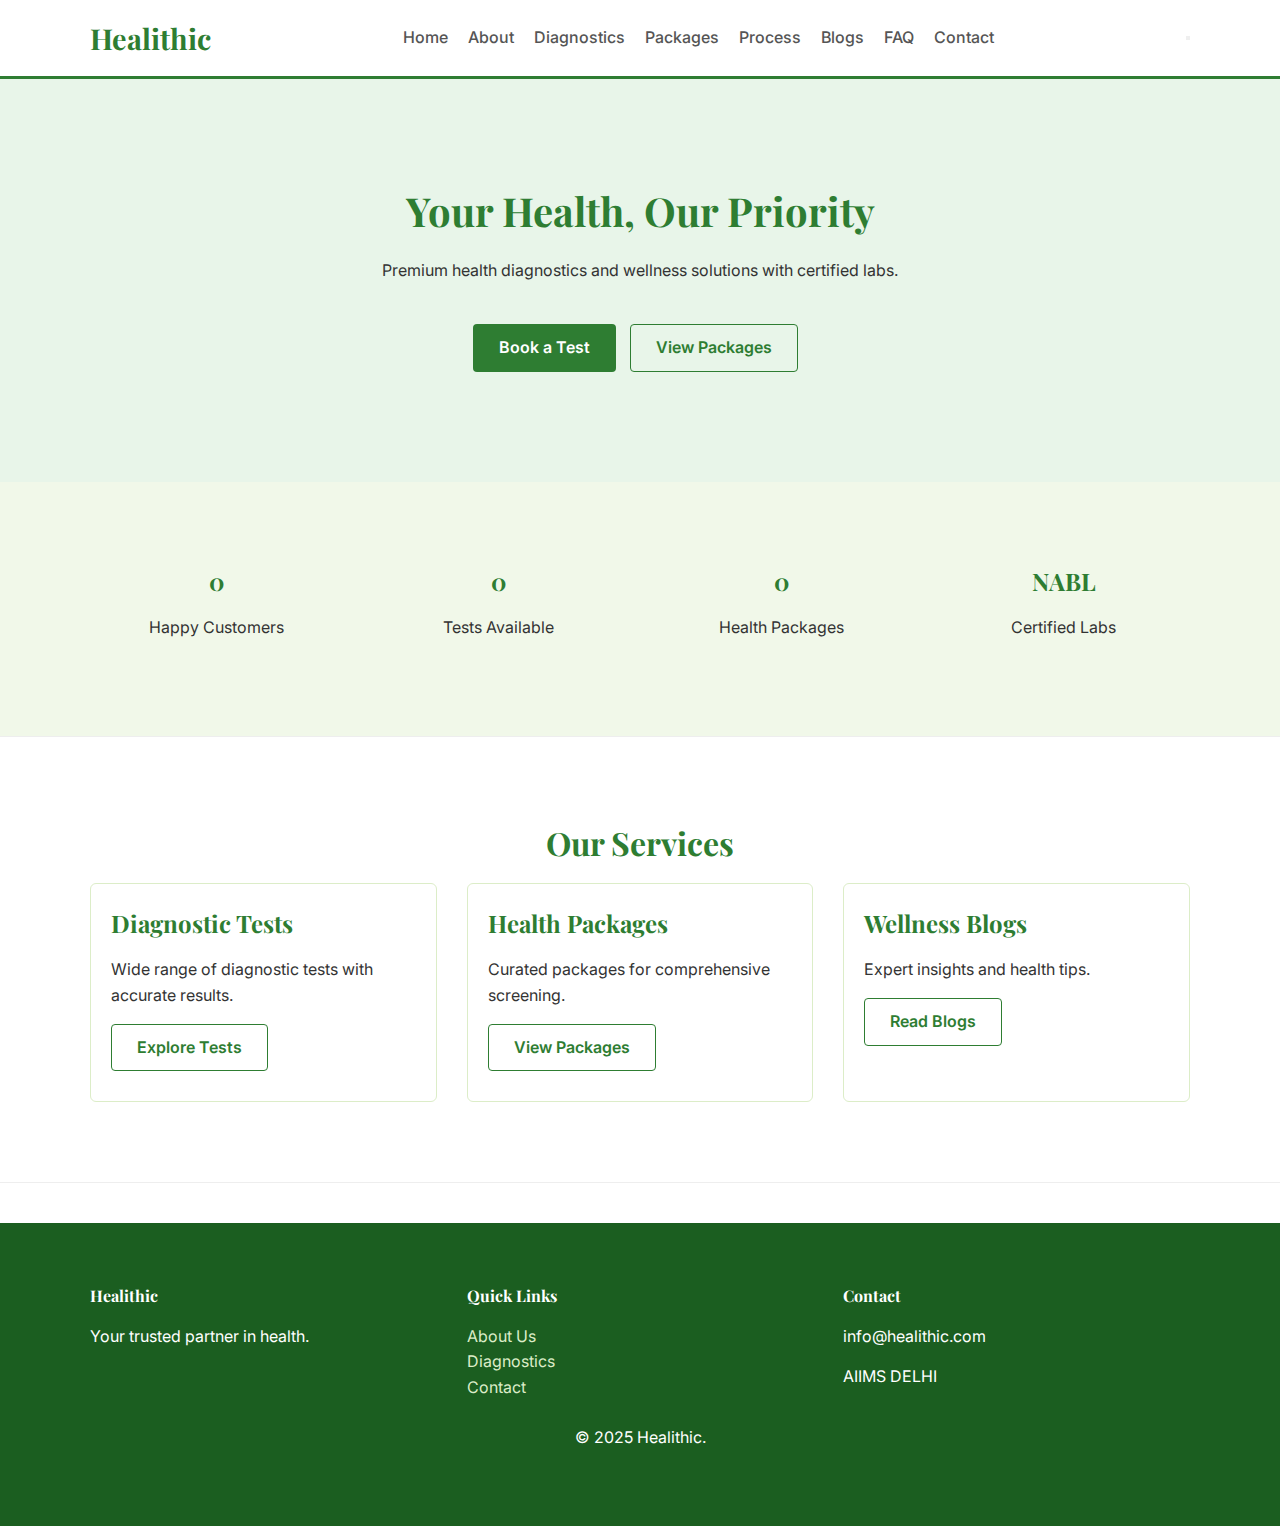
<file: INDEX.HTML>
<!DOCTYPE html>
<html lang="en">
<head>
    <meta charset="UTF-8">
    <meta name="viewport" content="width=device-width, initial-scale=1.0">
    <title>Healithic - Home</title>
    <link href="https://fonts.googleapis.com/css2?family=Playfair+Display:wght@600&family=Inter:wght@400;600&display=swap" rel="stylesheet">
    <link rel="stylesheet" href="style.css">
</head>
<body>

    <!-- Navigation -->
    <nav class="navbar">
        <div class="nav-container">
            <a href="index.html" class="logo">Healithic</a>
            <ul class="nav-menu">
                <li><a href="index.html" class="nav-link active">Home</a></li>
                <li><a href="about.html" class="nav-link">About</a></li>
                <li><a href="diagnostics.html" class="nav-link">Diagnostics</a></li>
                <li><a href="packages.html" class="nav-link">Packages</a></li>
                <li><a href="how-it-works.html" class="nav-link">Process</a></li>
                <li><a href="blogs.html" class="nav-link">Blogs</a></li>
                <li><a href="faq.html" class="nav-link">FAQ</a></li>
                <li><a href="contact.html" class="nav-link">Contact</a></li>
            </ul>
        </div>
    </nav>

    <!-- Hero Section -->
    <header class="hero">
        <div class="container">
            <h1 class="fade-in-up">Your Health, Our Priority</h1>
            <p class="fade-in-up">Premium health diagnostics and wellness solutions with certified labs.</p>
            <br>
            <a href="diagnostics.html" class="btn btn-primary fade-in-up">Book a Test</a>
            <a href="packages.html" class="btn btn-outline fade-in-up">View Packages</a>
        </div>
    </header>

    <!-- Stats / Trust -->
    <section class="section bg-light">
        <div class="container">
            <div class="grid grid-4 text-center">
                <div class="stat-item">
                    <h3 class="counter" data-target="10000" data-suffix="+">0</h3>
                    <p>Happy Customers</p>
                </div>
                <div class="stat-item">
                    <h3 class="counter" data-target="500" data-suffix="+">0</h3>
                    <p>Tests Available</p>
                </div>
                <div class="stat-item">
                    <h3 class="counter" data-target="50" data-suffix="+">0</h3>
                    <p>Health Packages</p>
                </div>
                <div class="stat-item">
                    <h3>NABL</h3>
                    <p>Certified Labs</p>
                </div>
            </div>
        </div>
    </section>

    <!-- Services -->
    <section class="section">
        <div class="container">
            <h2 class="text-center">Our Services</h2>
            <div class="grid grid-3">
                <div class="card fade-in">
                    <h3>Diagnostic Tests</h3>
                    <p>Wide range of diagnostic tests with accurate results.</p>
                    <a href="diagnostics.html" class="btn btn-outline">Explore Tests</a>
                </div>
                <div class="card fade-in">
                    <h3>Health Packages</h3>
                    <p>Curated packages for comprehensive screening.</p>
                    <a href="packages.html" class="btn btn-outline">View Packages</a>
                </div>
                <div class="card fade-in">
                    <h3>Wellness Blogs</h3>
                    <p>Expert insights and health tips.</p>
                    <a href="blogs.html" class="btn btn-outline">Read Blogs</a>
                </div>
            </div>
        </div>
    </section>

    <!-- Footer -->
    <footer class="footer">
        <div class="container">
            <div class="grid grid-3">
                <div>
                    <h4>Healithic</h4>
                    <p>Your trusted partner in health.</p>
                </div>
                <div>
                    <h4>Quick Links</h4>
                    <ul>
                        <li><a href="about.html">About Us</a></li>
                        <li><a href="diagnostics.html">Diagnostics</a></li>
                        <li><a href="contact.html">Contact</a></li>
                    </ul>
                </div>
                <div>
                    <h4>Contact</h4>
                    <p>info@healithic.com</p>
                    <p>AIIMS DELHI</p>
                </div>
            </div>
            <p class="text-center" style="margin-top: 20px;">&copy; 2025 Healithic.</p>
        </div>
    </footer>

    <script src="script.js"></script>
</body>
</html>
</file>
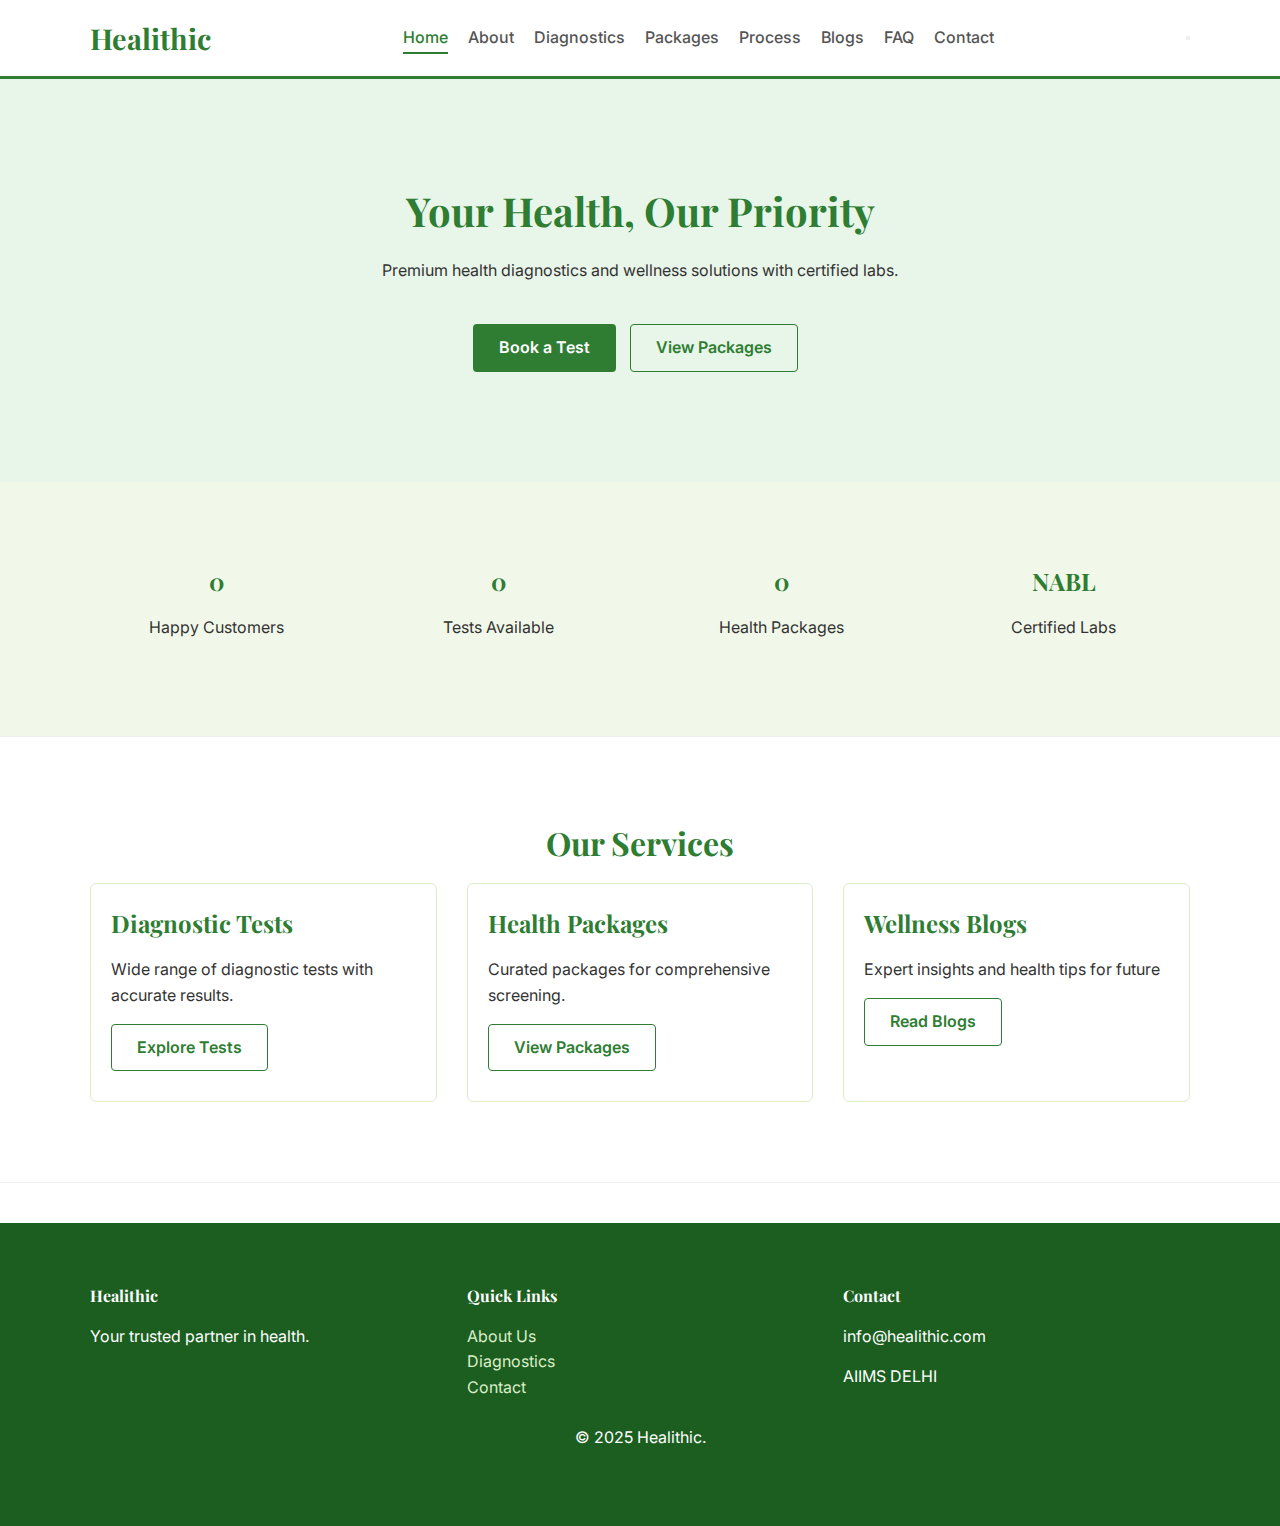
<file: index.html>
<!DOCTYPE html>
<html lang="en">
<head>
    <meta charset="UTF-8">
    <meta name="viewport" content="width=device-width, initial-scale=1.0">
    <title>Healithic - Home</title>
    <link href="https://fonts.googleapis.com/css2?family=Playfair+Display:wght@600&family=Inter:wght@400;600&display=swap" rel="stylesheet">
    <link rel="stylesheet" href="style.css">
</head>
<body>

    <!-- Navigation -->
    <nav class="navbar">
        <div class="nav-container">
            <a href="index.html" class="logo">Healithic</a>
            <ul class="nav-menu">
                <li><a href="index.html" class="nav-link active">Home</a></li>
                <li><a href="about.html" class="nav-link">About</a></li>
                <li><a href="diagnostics.html" class="nav-link">Diagnostics</a></li>
                <li><a href="packages.html" class="nav-link">Packages</a></li>
                <li><a href="how-it-works.html" class="nav-link">Process</a></li>
                <li><a href="blogs.html" class="nav-link">Blogs</a></li>
                <li><a href="faq.html" class="nav-link">FAQ</a></li>
                <li><a href="contact.html" class="nav-link">Contact</a></li>
            </ul>
        </div>
    </nav>

    <!-- Hero Section -->
    <header class="hero">
        <div class="container">
            <h1 class="fade-in-up">Your Health, Our Priority</h1>
            <p class="fade-in-up">Premium health diagnostics and wellness solutions with certified labs.</p>
            <br>
            <a href="diagnostics.html" class="btn btn-primary fade-in-up">Book a Test</a>
            <a href="packages.html" class="btn btn-outline fade-in-up">View Packages</a>
        </div>
    </header>

    <!-- Stats / Trust -->
    <section class="section bg-light">
        <div class="container">
            <div class="grid grid-4 text-center">
                <div class="stat-item">
                    <h3 class="counter" data-target="10000" data-suffix="+">0</h3>
                    <p>Happy Customers</p>
                </div>
                <div class="stat-item">
                    <h3 class="counter" data-target="500" data-suffix="+">0</h3>
                    <p>Tests Available</p>
                </div>
                <div class="stat-item">
                    <h3 class="counter" data-target="50" data-suffix="+">0</h3>
                    <p>Health Packages</p>
                </div>
                <div class="stat-item">
                    <h3>NABL</h3>
                    <p>Certified Labs</p>
                </div>
            </div>
        </div>
    </section>

    <!-- Services -->
    <section class="section">
        <div class="container">
            <h2 class="text-center">Our Services</h2>
            <div class="grid grid-3">
                <div class="card fade-in">
                    <h3>Diagnostic Tests</h3>
                    <p>Wide range of diagnostic tests with accurate results.</p>
                    <a href="diagnostics.html" class="btn btn-outline">Explore Tests</a>
                </div>
                <div class="card fade-in">
                    <h3>Health Packages</h3>
                    <p>Curated packages for comprehensive screening.</p>
                    <a href="packages.html" class="btn btn-outline">View Packages</a>
                </div>
                <div class="card fade-in">
                    <h3>Wellness Blogs</h3>
                    <p>Expert insights and health tips for future </p>
                    <a href="blogs.html" class="btn btn-outline">Read Blogs</a>
                </div>
            </div>
        </div>
    </section>

    <!-- Footer -->
    <footer class="footer">
        <div class="container">
            <div class="grid grid-3">
                <div>
                    <h4>Healithic</h4>
                    <p>Your trusted partner in health.</p>
                </div>
                <div>
                    <h4>Quick Links</h4>
                    <ul>
                        <li><a href="about.html">About Us</a></li>
                        <li><a href="diagnostics.html">Diagnostics</a></li>
                        <li><a href="contact.html">Contact</a></li>
                    </ul>
                </div>
                <div>
                    <h4>Contact</h4>
                    <p>info@healithic.com</p>
                    <p>AIIMS DELHI</p>
                </div>
            </div>
            <p class="text-center" style="margin-top: 20px;">&copy; 2025 Healithic.</p>
        </div>
    </footer>

    <script src="script.js"></script>
</body>
</html>
</file>
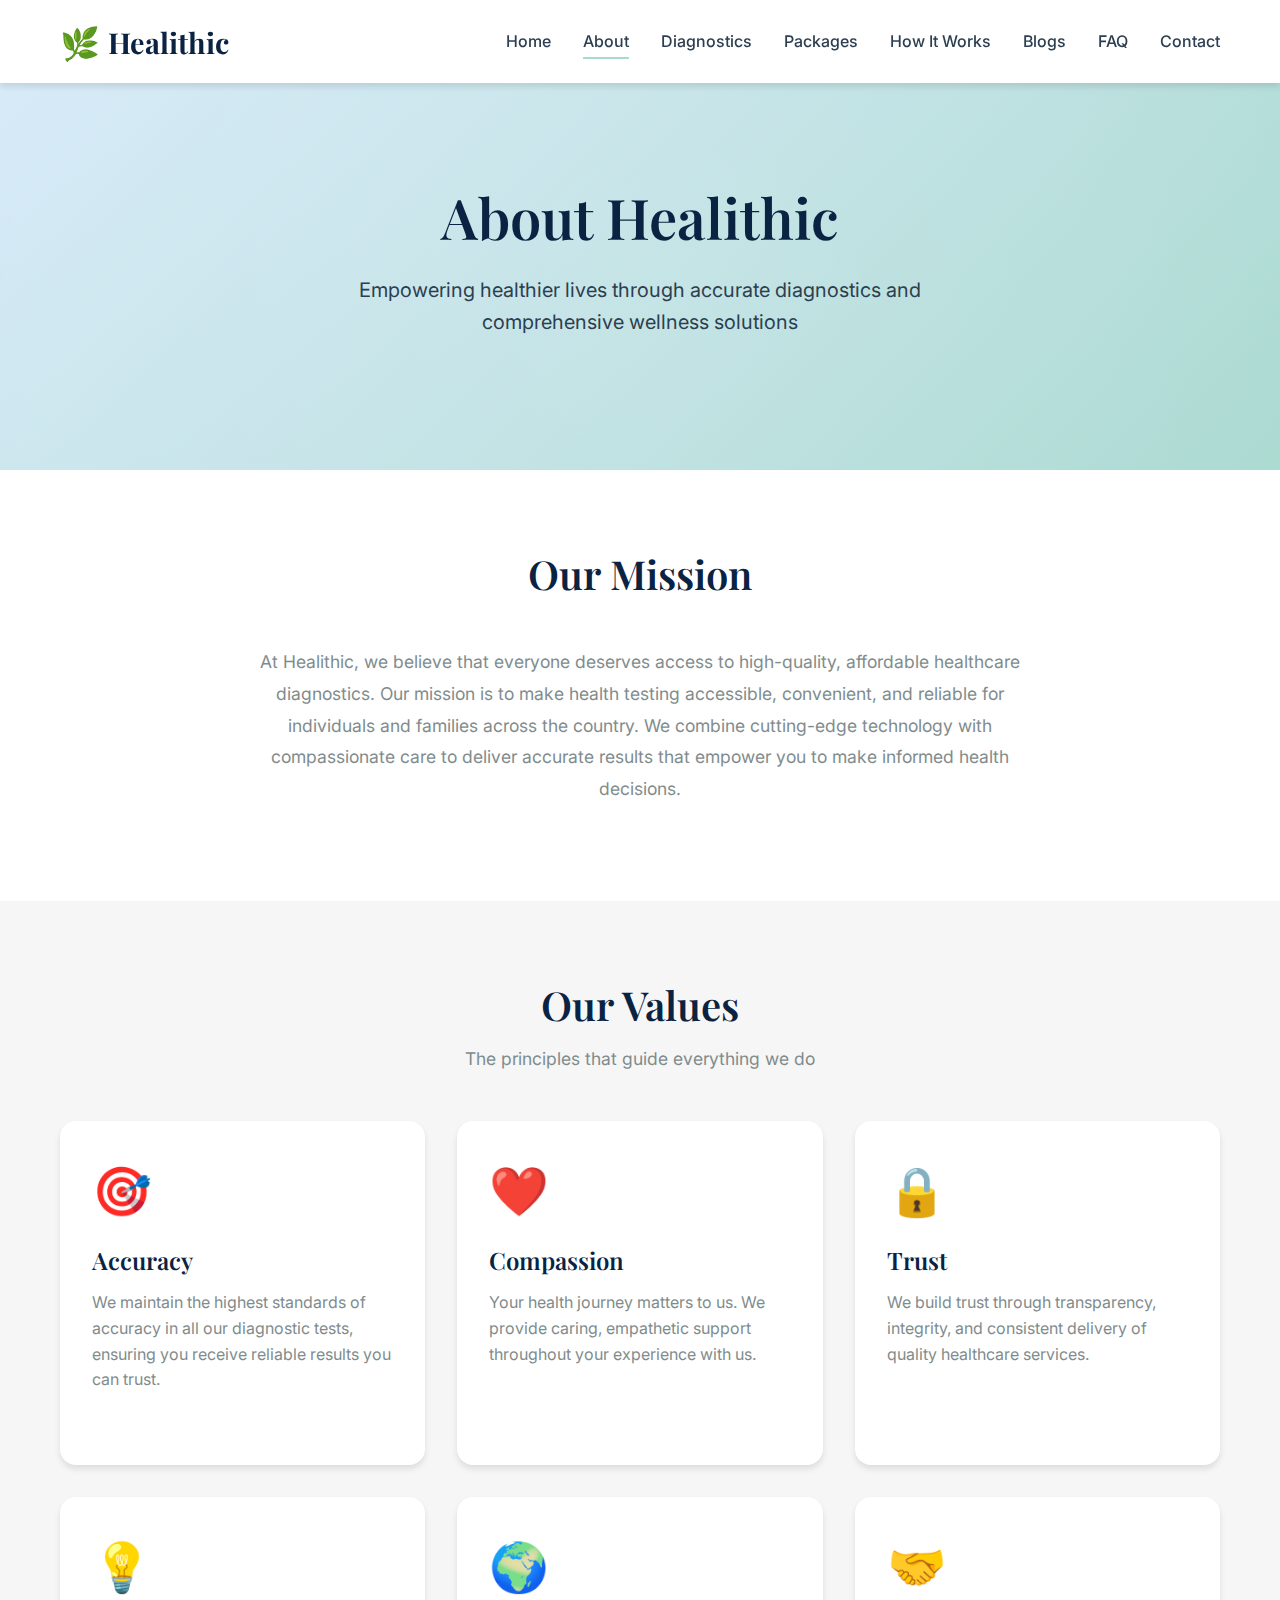
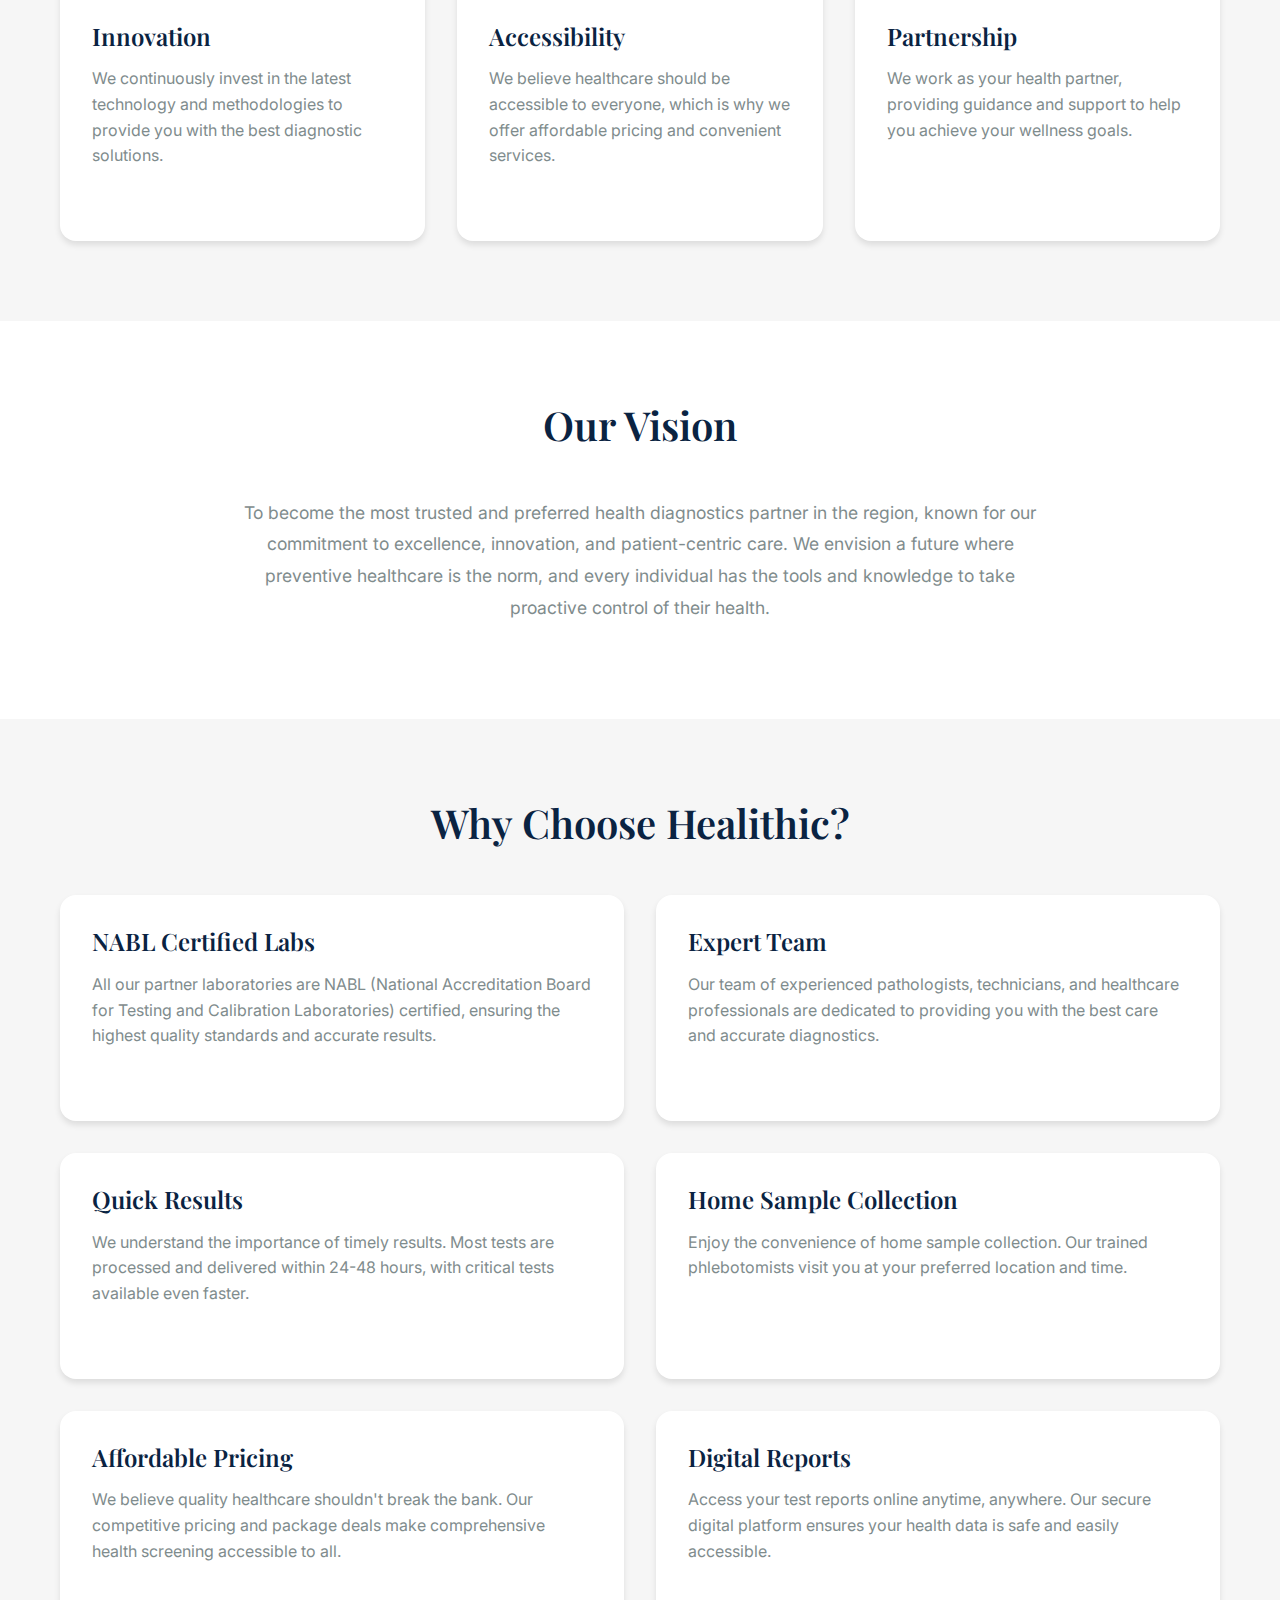
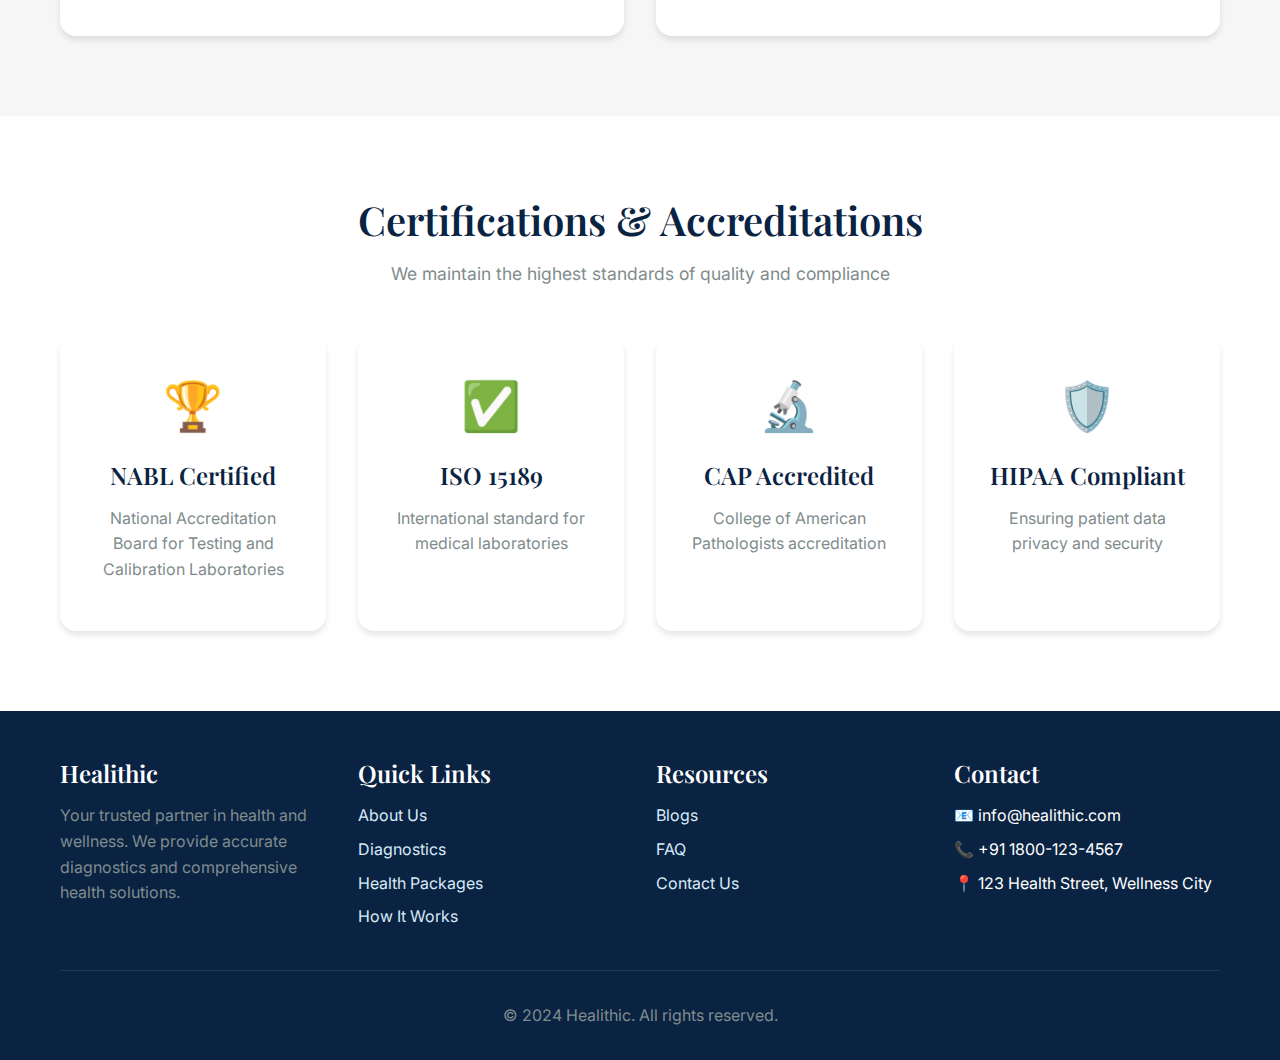
<file: about.html>
<!DOCTYPE html>
<html lang="en">
<head>
    <meta charset="UTF-8">
    <meta name="viewport" content="width=device-width, initial-scale=1.0">
    <title>About Us - Healithic</title>
    <link rel="preconnect" href="https://fonts.googleapis.com">
    <link rel="preconnect" href="https://fonts.gstatic.com" crossorigin>
    <link href="https://fonts.googleapis.com/css2?family=Playfair+Display:wght@400;600;700&family=Inter:wght@300;400;500;600;700&display=swap" rel="stylesheet">
    <link rel="stylesheet" href="assets/css/style.css">
</head>
<body>
    <!-- Navigation -->
    <nav class="navbar">
        <div class="nav-container">
            <a href="index.html" class="logo">Healithic</a>
            <input type="checkbox" id="menu-toggle" class="mobile-menu-toggle">
            <label for="menu-toggle" class="mobile-menu-toggle">
                <span></span>
                <span></span>
                <span></span>
            </label>
            <ul class="nav-menu" id="nav-menu">
                <li><a href="index.html" class="nav-link">Home</a></li>
                <li><a href="about.html" class="nav-link active">About</a></li>
                <li><a href="diagnostics.html" class="nav-link">Diagnostics</a></li>
                <li><a href="packages.html" class="nav-link">Packages</a></li>
                <li><a href="how-it-works.html" class="nav-link">How It Works</a></li>
                <li><a href="blogs.html" class="nav-link">Blogs</a></li>
                <li><a href="faq.html" class="nav-link">FAQ</a></li>
                <li><a href="contact.html" class="nav-link">Contact</a></li>
            </ul>
        </div>
    </nav>

    <!-- Hero Section -->
    <section class="hero">
        <div class="container">
            <div class="hero-content">
                <h1>About Healithic</h1>
                <p>Empowering healthier lives through accurate diagnostics and comprehensive wellness solutions</p>
            </div>
        </div>
    </section>

    <!-- Mission Section -->
    <section class="section">
        <div class="container">
            <div class="section-title">
                <h2>Our Mission</h2>
            </div>
            <div style="max-width: 800px; margin: 0 auto; text-align: center;">
                <p style="font-size: 1.1rem; line-height: 1.8;">
                    At Healithic, we believe that everyone deserves access to high-quality, affordable healthcare diagnostics. Our mission is to make health testing accessible, convenient, and reliable for individuals and families across the country. We combine cutting-edge technology with compassionate care to deliver accurate results that empower you to make informed health decisions.
                </p>
            </div>
        </div>
    </section>

    <!-- Values Section -->
    <section class="section" style="background-color: var(--warm-gray);">
        <div class="container">
            <div class="section-title">
                <h2>Our Values</h2>
                <p>The principles that guide everything we do</p>
            </div>
            <div class="grid grid-3">
                <div class="card">
                    <div class="card-icon">🎯</div>
                    <h3 class="card-title">Accuracy</h3>
                    <div class="card-content">
                        <p>We maintain the highest standards of accuracy in all our diagnostic tests, ensuring you receive reliable results you can trust.</p>
                    </div>
                </div>
                <div class="card">
                    <div class="card-icon">❤️</div>
                    <h3 class="card-title">Compassion</h3>
                    <div class="card-content">
                        <p>Your health journey matters to us. We provide caring, empathetic support throughout your experience with us.</p>
                    </div>
                </div>
                <div class="card">
                    <div class="card-icon">🔒</div>
                    <h3 class="card-title">Trust</h3>
                    <div class="card-content">
                        <p>We build trust through transparency, integrity, and consistent delivery of quality healthcare services.</p>
                    </div>
                </div>
                <div class="card">
                    <div class="card-icon">💡</div>
                    <h3 class="card-title">Innovation</h3>
                    <div class="card-content">
                        <p>We continuously invest in the latest technology and methodologies to provide you with the best diagnostic solutions.</p>
                    </div>
                </div>
                <div class="card">
                    <div class="card-icon">🌍</div>
                    <h3 class="card-title">Accessibility</h3>
                    <div class="card-content">
                        <p>We believe healthcare should be accessible to everyone, which is why we offer affordable pricing and convenient services.</p>
                    </div>
                </div>
                <div class="card">
                    <div class="card-icon">🤝</div>
                    <h3 class="card-title">Partnership</h3>
                    <div class="card-content">
                        <p>We work as your health partner, providing guidance and support to help you achieve your wellness goals.</p>
                    </div>
                </div>
            </div>
        </div>
    </section>

    <!-- Vision Section -->
    <section class="section">
        <div class="container">
            <div class="section-title">
                <h2>Our Vision</h2>
            </div>
            <div style="max-width: 800px; margin: 0 auto; text-align: center;">
                <p style="font-size: 1.1rem; line-height: 1.8;">
                    To become the most trusted and preferred health diagnostics partner in the region, known for our commitment to excellence, innovation, and patient-centric care. We envision a future where preventive healthcare is the norm, and every individual has the tools and knowledge to take proactive control of their health.
                </p>
            </div>
        </div>
    </section>

    <!-- Why Healithic Section -->
    <section class="section" style="background-color: var(--warm-gray);">
        <div class="container">
            <div class="section-title">
                <h2>Why Choose Healithic?</h2>
            </div>
            <div class="grid grid-2">
                <div class="card">
                    <h3 class="card-title">NABL Certified Labs</h3>
                    <div class="card-content">
                        <p>All our partner laboratories are NABL (National Accreditation Board for Testing and Calibration Laboratories) certified, ensuring the highest quality standards and accurate results.</p>
                    </div>
                </div>
                <div class="card">
                    <h3 class="card-title">Expert Team</h3>
                    <div class="card-content">
                        <p>Our team of experienced pathologists, technicians, and healthcare professionals are dedicated to providing you with the best care and accurate diagnostics.</p>
                    </div>
                </div>
                <div class="card">
                    <h3 class="card-title">Quick Results</h3>
                    <div class="card-content">
                        <p>We understand the importance of timely results. Most tests are processed and delivered within 24-48 hours, with critical tests available even faster.</p>
                    </div>
                </div>
                <div class="card">
                    <h3 class="card-title">Home Sample Collection</h3>
                    <div class="card-content">
                        <p>Enjoy the convenience of home sample collection. Our trained phlebotomists visit you at your preferred location and time.</p>
                    </div>
                </div>
                <div class="card">
                    <h3 class="card-title">Affordable Pricing</h3>
                    <div class="card-content">
                        <p>We believe quality healthcare shouldn't break the bank. Our competitive pricing and package deals make comprehensive health screening accessible to all.</p>
                    </div>
                </div>
                <div class="card">
                    <h3 class="card-title">Digital Reports</h3>
                    <div class="card-content">
                        <p>Access your test reports online anytime, anywhere. Our secure digital platform ensures your health data is safe and easily accessible.</p>
                    </div>
                </div>
            </div>
        </div>
    </section>

    <!-- Certifications Section -->
    <section class="section">
        <div class="container">
            <div class="section-title">
                <h2>Certifications & Accreditations</h2>
                <p>We maintain the highest standards of quality and compliance</p>
            </div>
            <div class="grid grid-4" style="margin-top: 3rem;">
                <div class="card" style="text-align: center;">
                    <div class="card-icon">🏆</div>
                    <h4 class="card-title">NABL Certified</h4>
                    <p>National Accreditation Board for Testing and Calibration Laboratories</p>
                </div>
                <div class="card" style="text-align: center;">
                    <div class="card-icon">✅</div>
                    <h4 class="card-title">ISO 15189</h4>
                    <p>International standard for medical laboratories</p>
                </div>
                <div class="card" style="text-align: center;">
                    <div class="card-icon">🔬</div>
                    <h4 class="card-title">CAP Accredited</h4>
                    <p>College of American Pathologists accreditation</p>
                </div>
                <div class="card" style="text-align: center;">
                    <div class="card-icon">🛡️</div>
                    <h4 class="card-title">HIPAA Compliant</h4>
                    <p>Ensuring patient data privacy and security</p>
                </div>
            </div>
        </div>
    </section>

    <!-- Footer -->
    <footer class="footer">
        <div class="container">
            <div class="footer-content">
                <div class="footer-section">
                    <h4>Healithic</h4>
                    <p>Your trusted partner in health and wellness. We provide accurate diagnostics and comprehensive health solutions.</p>
                </div>
                <div class="footer-section">
                    <h4>Quick Links</h4>
                    <ul>
                        <li><a href="about.html">About Us</a></li>
                        <li><a href="diagnostics.html">Diagnostics</a></li>
                        <li><a href="packages.html">Health Packages</a></li>
                        <li><a href="how-it-works.html">How It Works</a></li>
                    </ul>
                </div>
                <div class="footer-section">
                    <h4>Resources</h4>
                    <ul>
                        <li><a href="blogs.html">Blogs</a></li>
                        <li><a href="faq.html">FAQ</a></li>
                        <li><a href="contact.html">Contact Us</a></li>
                    </ul>
                </div>
                <div class="footer-section">
                    <h4>Contact</h4>
                    <ul>
                        <li>📧 info@healithic.com</li>
                        <li>📞 +91 1800-123-4567</li>
                        <li>📍 123 Health Street, Wellness City</li>
                    </ul>
                </div>
            </div>
            <div class="footer-bottom">
                <p>&copy; 2024 Healithic. All rights reserved.</p>
            </div>
        </div>
    </footer>

    <script>
        const menuToggle = document.getElementById('menu-toggle');
        const navMenu = document.getElementById('nav-menu');
        const toggleLabel = document.querySelector('label[for="menu-toggle"]');

        menuToggle.addEventListener('change', function() {
            if (this.checked) {
                navMenu.classList.add('active');
                toggleLabel.classList.add('active');
            } else {
                navMenu.classList.remove('active');
                toggleLabel.classList.remove('active');
            }
        });

        document.querySelectorAll('.nav-link').forEach(link => {
            link.addEventListener('click', () => {
                menuToggle.checked = false;
                navMenu.classList.remove('active');
                toggleLabel.classList.remove('active');
            });
        });
    </script>
</body>
</html>
</file>
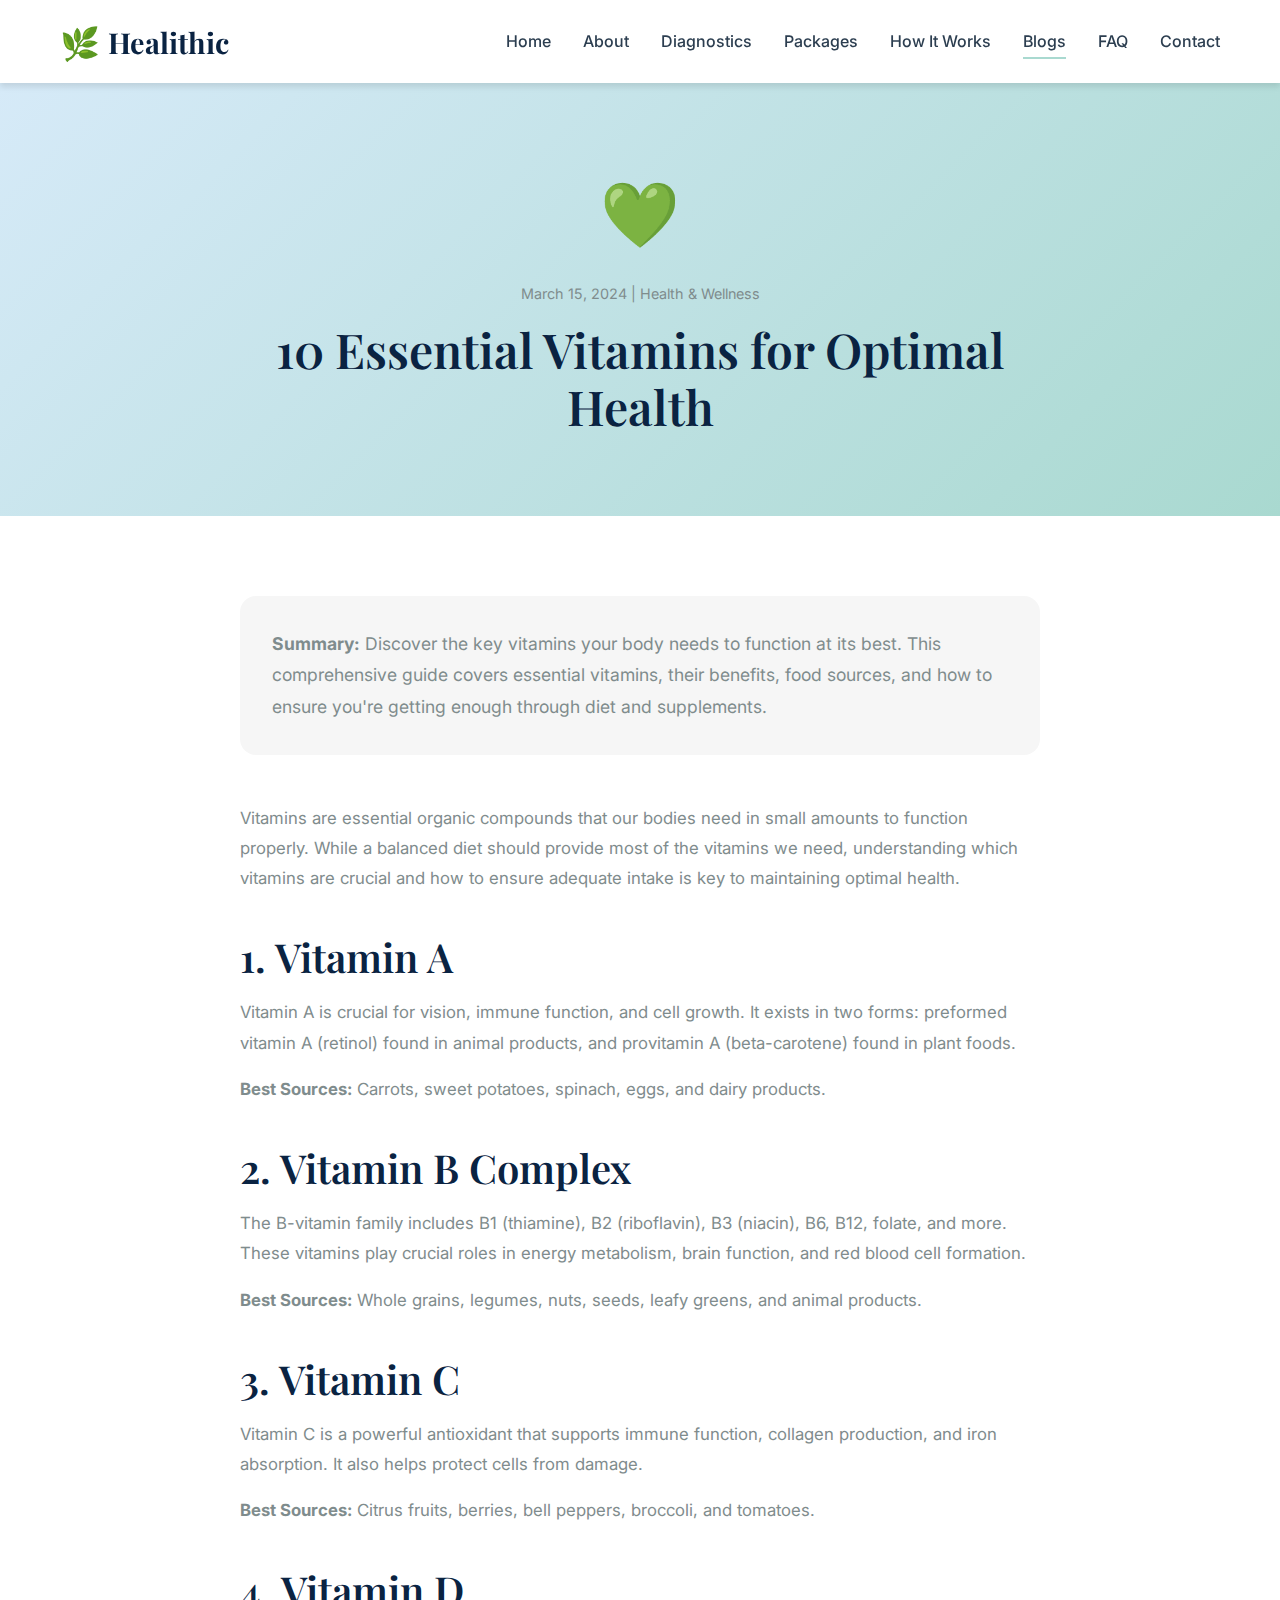
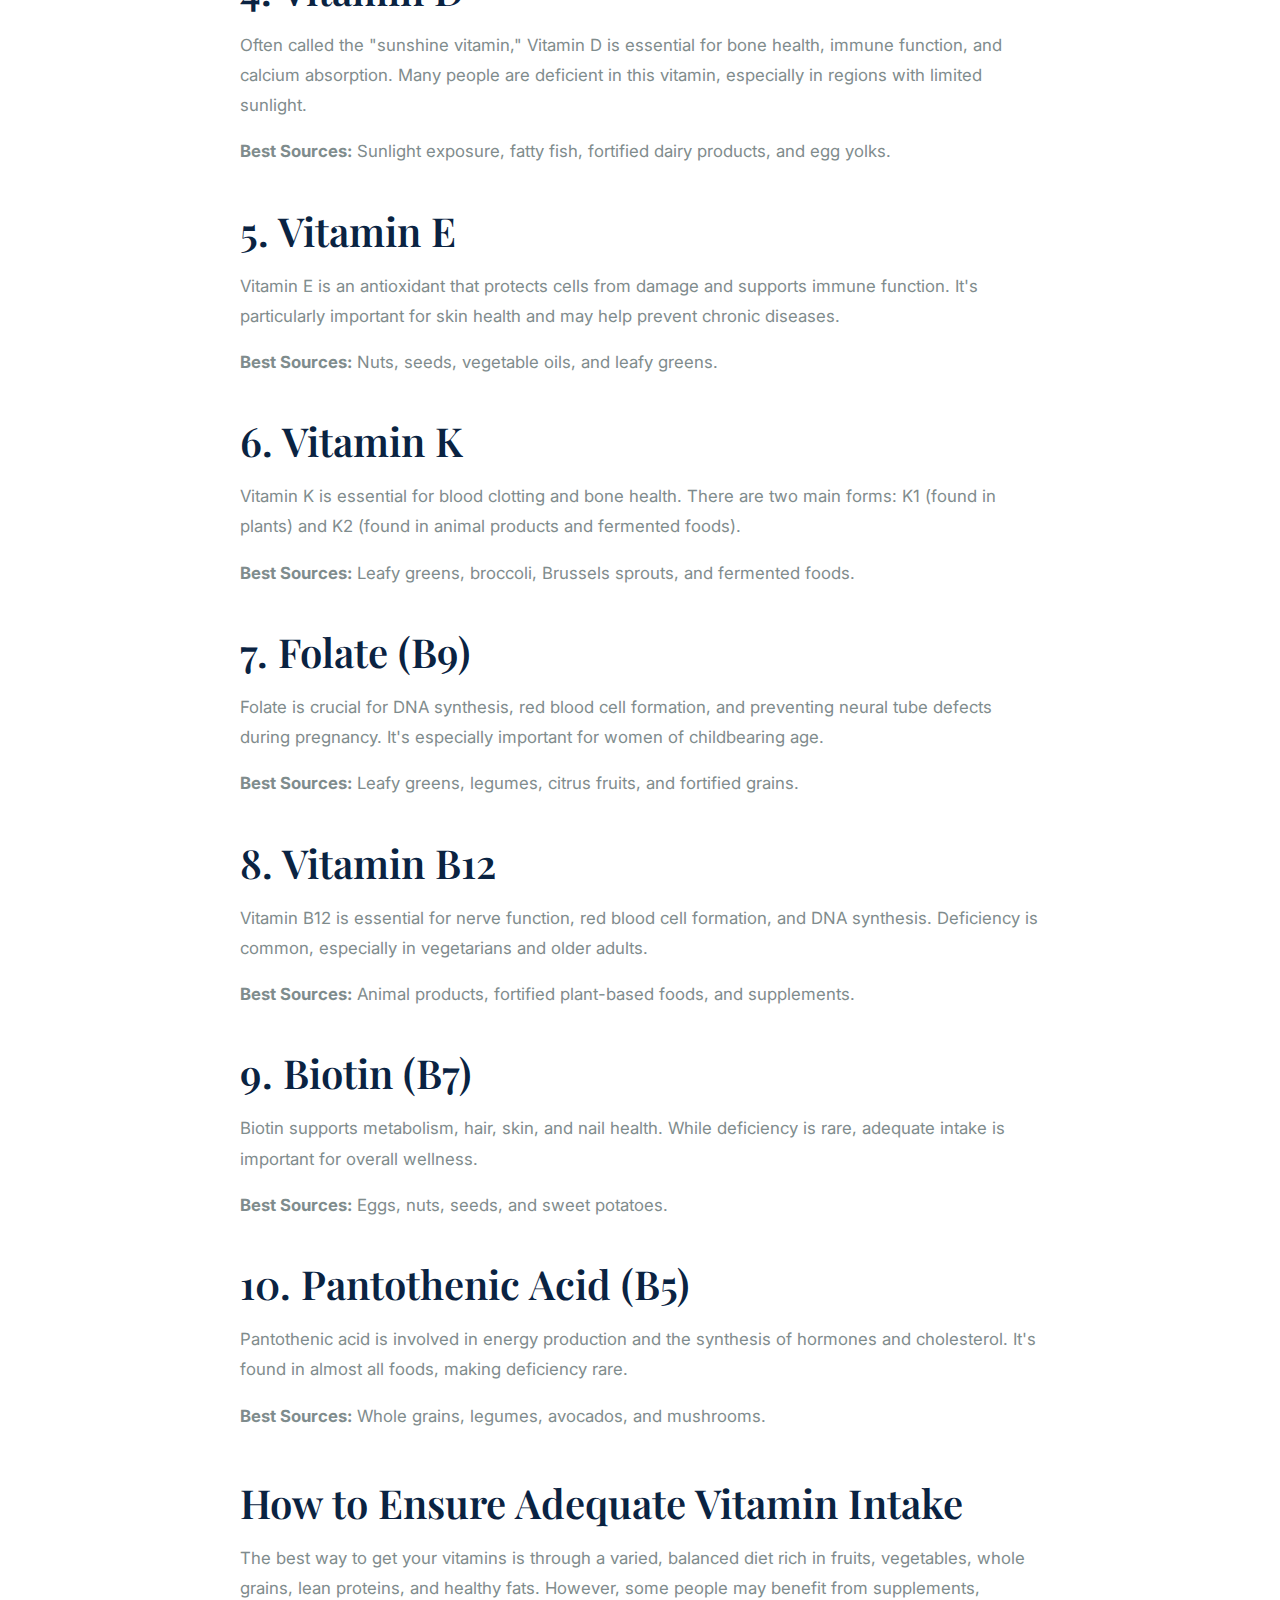
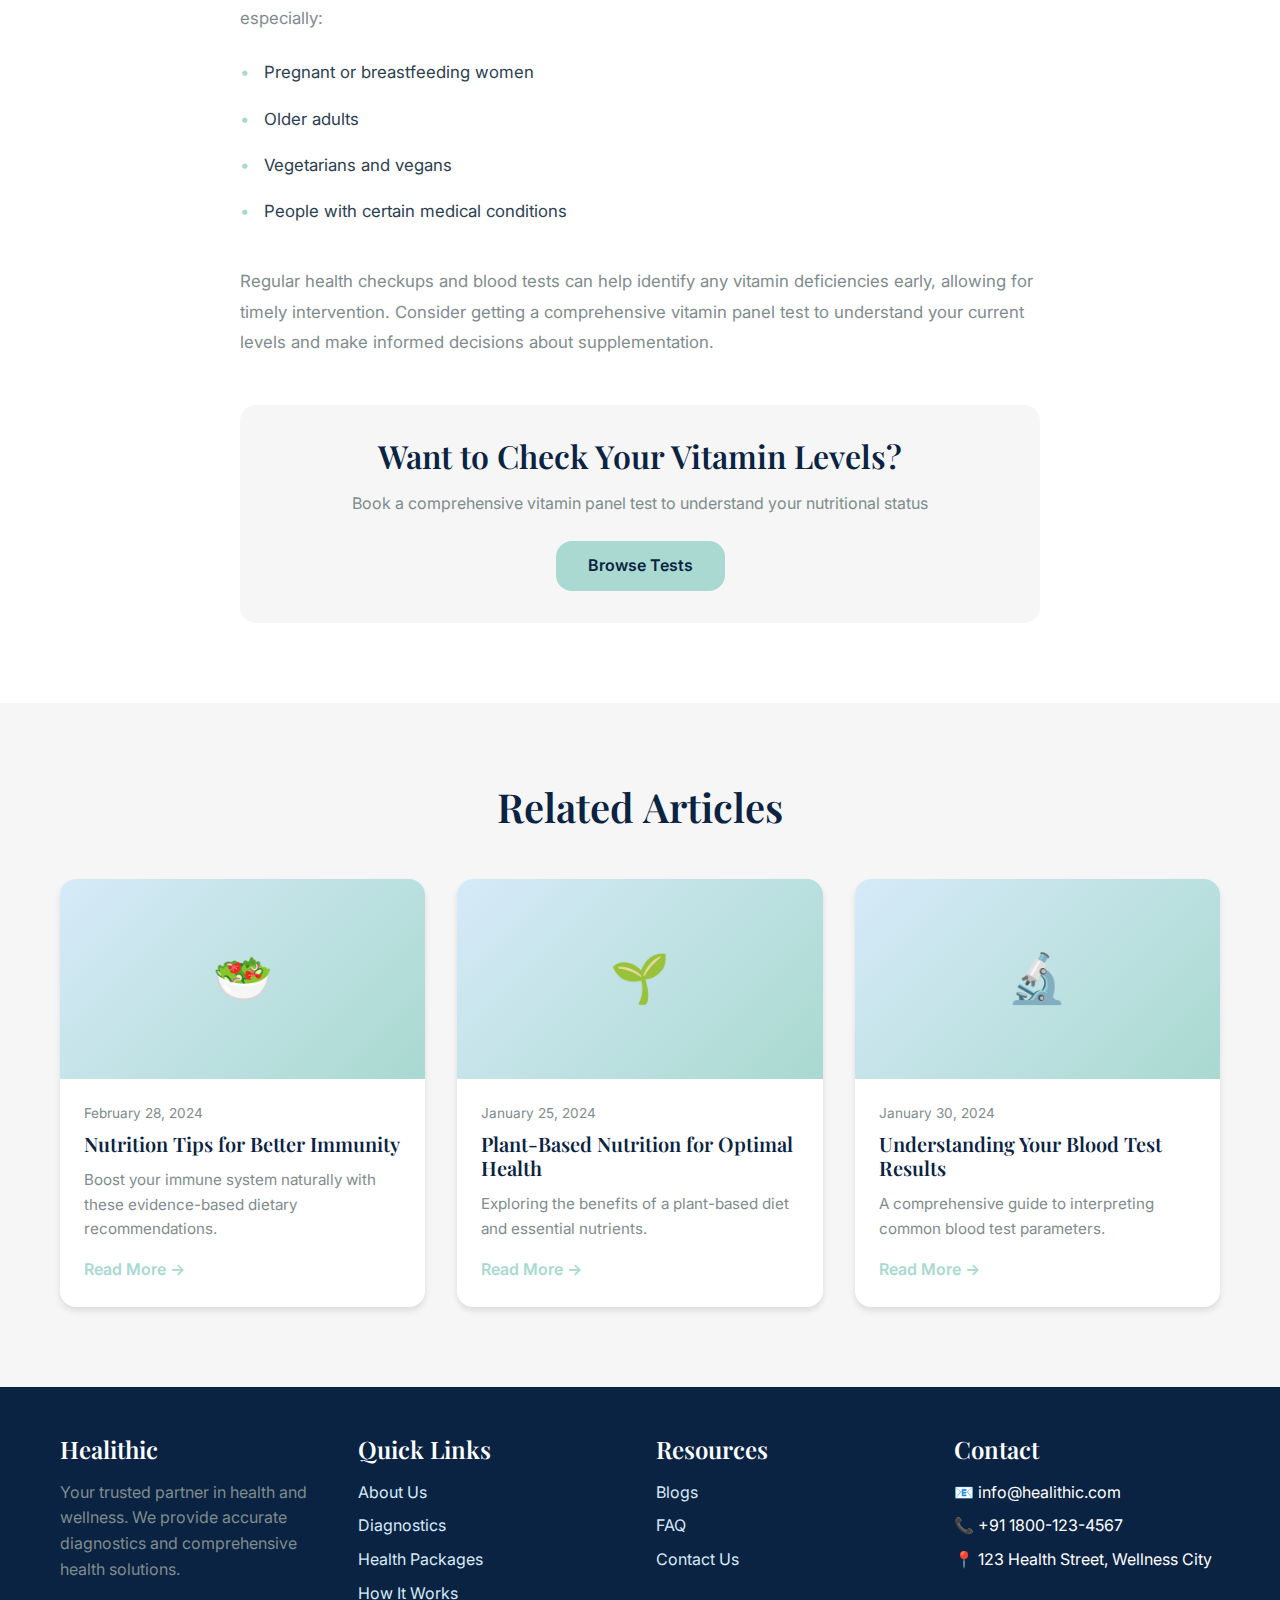
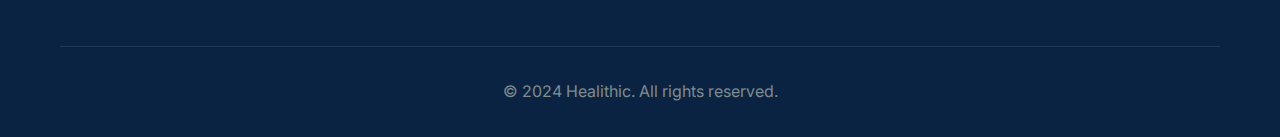
<file: blog-details.html>
<!DOCTYPE html>
<html lang="en">
<head>
    <meta charset="UTF-8">
    <meta name="viewport" content="width=device-width, initial-scale=1.0">
    <title>10 Essential Vitamins for Optimal Health - Healithic Blog</title>
    <link rel="preconnect" href="https://fonts.googleapis.com">
    <link rel="preconnect" href="https://fonts.gstatic.com" crossorigin>
    <link href="https://fonts.googleapis.com/css2?family=Playfair+Display:wght@400;600;700&family=Inter:wght@300;400;500;600;700&display=swap" rel="stylesheet">
    <link rel="stylesheet" href="assets/css/style.css">
</head>
<body>
    <!-- Navigation -->
    <nav class="navbar">
        <div class="nav-container">
            <a href="index.html" class="logo">Healithic</a>
            <input type="checkbox" id="menu-toggle" class="mobile-menu-toggle">
            <label for="menu-toggle" class="mobile-menu-toggle">
                <span></span>
                <span></span>
                <span></span>
            </label>
            <ul class="nav-menu" id="nav-menu">
                <li><a href="index.html" class="nav-link">Home</a></li>
                <li><a href="about.html" class="nav-link">About</a></li>
                <li><a href="diagnostics.html" class="nav-link">Diagnostics</a></li>
                <li><a href="packages.html" class="nav-link">Packages</a></li>
                <li><a href="how-it-works.html" class="nav-link">How It Works</a></li>
                <li><a href="blogs.html" class="nav-link active">Blogs</a></li>
                <li><a href="faq.html" class="nav-link">FAQ</a></li>
                <li><a href="contact.html" class="nav-link">Contact</a></li>
            </ul>
        </div>
    </nav>

    <!-- Blog Header Image -->
    <section style="background: linear-gradient(135deg, var(--pastel-blue) 0%, var(--soft-teal) 100%); padding: 80px 0; text-align: center;">
        <div class="container">
            <div style="font-size: 4rem; margin-bottom: 1rem;">💚</div>
            <div style="font-size: 0.9rem; color: var(--text-light); margin-bottom: 1rem;">March 15, 2024 | Health & Wellness</div>
            <h1 style="font-size: 3rem; color: var(--navy); max-width: 800px; margin: 0 auto;">10 Essential Vitamins for Optimal Health</h1>
        </div>
    </section>

    <!-- Blog Content -->
    <section class="section">
        <div class="container">
            <div style="max-width: 800px; margin: 0 auto;">
                <div style="background-color: var(--warm-gray); padding: 2rem; border-radius: var(--border-radius); margin-bottom: 3rem;">
                    <p style="font-size: 1.1rem; line-height: 1.8; margin: 0;">
                        <strong>Summary:</strong> Discover the key vitamins your body needs to function at its best. This comprehensive guide covers essential vitamins, their benefits, food sources, and how to ensure you're getting enough through diet and supplements.
                    </p>
                </div>

                <div style="line-height: 1.8; font-size: 1.05rem;">
                    <p>
                        Vitamins are essential organic compounds that our bodies need in small amounts to function properly. While a balanced diet should provide most of the vitamins we need, understanding which vitamins are crucial and how to ensure adequate intake is key to maintaining optimal health.
                    </p>

                    <h2 style="margin-top: 2.5rem; margin-bottom: 1rem;">1. Vitamin A</h2>
                    <p>
                        Vitamin A is crucial for vision, immune function, and cell growth. It exists in two forms: preformed vitamin A (retinol) found in animal products, and provitamin A (beta-carotene) found in plant foods.
                    </p>
                    <p><strong>Best Sources:</strong> Carrots, sweet potatoes, spinach, eggs, and dairy products.</p>

                    <h2 style="margin-top: 2.5rem; margin-bottom: 1rem;">2. Vitamin B Complex</h2>
                    <p>
                        The B-vitamin family includes B1 (thiamine), B2 (riboflavin), B3 (niacin), B6, B12, folate, and more. These vitamins play crucial roles in energy metabolism, brain function, and red blood cell formation.
                    </p>
                    <p><strong>Best Sources:</strong> Whole grains, legumes, nuts, seeds, leafy greens, and animal products.</p>

                    <h2 style="margin-top: 2.5rem; margin-bottom: 1rem;">3. Vitamin C</h2>
                    <p>
                        Vitamin C is a powerful antioxidant that supports immune function, collagen production, and iron absorption. It also helps protect cells from damage.
                    </p>
                    <p><strong>Best Sources:</strong> Citrus fruits, berries, bell peppers, broccoli, and tomatoes.</p>

                    <h2 style="margin-top: 2.5rem; margin-bottom: 1rem;">4. Vitamin D</h2>
                    <p>
                        Often called the "sunshine vitamin," Vitamin D is essential for bone health, immune function, and calcium absorption. Many people are deficient in this vitamin, especially in regions with limited sunlight.
                    </p>
                    <p><strong>Best Sources:</strong> Sunlight exposure, fatty fish, fortified dairy products, and egg yolks.</p>

                    <h2 style="margin-top: 2.5rem; margin-bottom: 1rem;">5. Vitamin E</h2>
                    <p>
                        Vitamin E is an antioxidant that protects cells from damage and supports immune function. It's particularly important for skin health and may help prevent chronic diseases.
                    </p>
                    <p><strong>Best Sources:</strong> Nuts, seeds, vegetable oils, and leafy greens.</p>

                    <h2 style="margin-top: 2.5rem; margin-bottom: 1rem;">6. Vitamin K</h2>
                    <p>
                        Vitamin K is essential for blood clotting and bone health. There are two main forms: K1 (found in plants) and K2 (found in animal products and fermented foods).
                    </p>
                    <p><strong>Best Sources:</strong> Leafy greens, broccoli, Brussels sprouts, and fermented foods.</p>

                    <h2 style="margin-top: 2.5rem; margin-bottom: 1rem;">7. Folate (B9)</h2>
                    <p>
                        Folate is crucial for DNA synthesis, red blood cell formation, and preventing neural tube defects during pregnancy. It's especially important for women of childbearing age.
                    </p>
                    <p><strong>Best Sources:</strong> Leafy greens, legumes, citrus fruits, and fortified grains.</p>

                    <h2 style="margin-top: 2.5rem; margin-bottom: 1rem;">8. Vitamin B12</h2>
                    <p>
                        Vitamin B12 is essential for nerve function, red blood cell formation, and DNA synthesis. Deficiency is common, especially in vegetarians and older adults.
                    </p>
                    <p><strong>Best Sources:</strong> Animal products, fortified plant-based foods, and supplements.</p>

                    <h2 style="margin-top: 2.5rem; margin-bottom: 1rem;">9. Biotin (B7)</h2>
                    <p>
                        Biotin supports metabolism, hair, skin, and nail health. While deficiency is rare, adequate intake is important for overall wellness.
                    </p>
                    <p><strong>Best Sources:</strong> Eggs, nuts, seeds, and sweet potatoes.</p>

                    <h2 style="margin-top: 2.5rem; margin-bottom: 1rem;">10. Pantothenic Acid (B5)</h2>
                    <p>
                        Pantothenic acid is involved in energy production and the synthesis of hormones and cholesterol. It's found in almost all foods, making deficiency rare.
                    </p>
                    <p><strong>Best Sources:</strong> Whole grains, legumes, avocados, and mushrooms.</p>

                    <h2 style="margin-top: 3rem; margin-bottom: 1rem;">How to Ensure Adequate Vitamin Intake</h2>
                    <p>
                        The best way to get your vitamins is through a varied, balanced diet rich in fruits, vegetables, whole grains, lean proteins, and healthy fats. However, some people may benefit from supplements, especially:
                    </p>
                    <ul style="list-style: none; padding: 0; margin: 1rem 0;">
                        <li style="padding: 0.5rem 0; padding-left: 1.5rem; position: relative;">
                            <span style="position: absolute; left: 0; color: var(--soft-teal);">•</span>
                            Pregnant or breastfeeding women
                        </li>
                        <li style="padding: 0.5rem 0; padding-left: 1.5rem; position: relative;">
                            <span style="position: absolute; left: 0; color: var(--soft-teal);">•</span>
                            Older adults
                        </li>
                        <li style="padding: 0.5rem 0; padding-left: 1.5rem; position: relative;">
                            <span style="position: absolute; left: 0; color: var(--soft-teal);">•</span>
                            Vegetarians and vegans
                        </li>
                        <li style="padding: 0.5rem 0; padding-left: 1.5rem; position: relative;">
                            <span style="position: absolute; left: 0; color: var(--soft-teal);">•</span>
                            People with certain medical conditions
                        </li>
                    </ul>

                    <p style="margin-top: 2rem;">
                        Regular health checkups and blood tests can help identify any vitamin deficiencies early, allowing for timely intervention. Consider getting a comprehensive vitamin panel test to understand your current levels and make informed decisions about supplementation.
                    </p>
                </div>

                <div style="margin-top: 3rem; padding: 2rem; background-color: var(--warm-gray); border-radius: var(--border-radius); text-align: center;">
                    <h3 style="margin-bottom: 1rem;">Want to Check Your Vitamin Levels?</h3>
                    <p style="margin-bottom: 1.5rem;">Book a comprehensive vitamin panel test to understand your nutritional status</p>
                    <a href="diagnostics.html" class="btn btn-primary">Browse Tests</a>
                </div>
            </div>
        </div>
    </section>

    <!-- Related Blogs -->
    <section class="section" style="background-color: var(--warm-gray);">
        <div class="container">
            <div class="section-title">
                <h2>Related Articles</h2>
            </div>
            <div class="grid grid-3">
                <article class="blog-card">
                    <div class="blog-card-image">🥗</div>
                    <div class="blog-card-content">
                        <div class="blog-card-date">February 28, 2024</div>
                        <h3 class="blog-card-title">Nutrition Tips for Better Immunity</h3>
                        <p class="blog-card-excerpt">Boost your immune system naturally with these evidence-based dietary recommendations.</p>
                        <a href="blog-details.html" class="blog-card-link">Read More →</a>
                    </div>
                </article>

                <article class="blog-card">
                    <div class="blog-card-image">🌱</div>
                    <div class="blog-card-content">
                        <div class="blog-card-date">January 25, 2024</div>
                        <h3 class="blog-card-title">Plant-Based Nutrition for Optimal Health</h3>
                        <p class="blog-card-excerpt">Exploring the benefits of a plant-based diet and essential nutrients.</p>
                        <a href="blog-details.html" class="blog-card-link">Read More →</a>
                    </div>
                </article>

                <article class="blog-card">
                    <div class="blog-card-image">🔬</div>
                    <div class="blog-card-content">
                        <div class="blog-card-date">January 30, 2024</div>
                        <h3 class="blog-card-title">Understanding Your Blood Test Results</h3>
                        <p class="blog-card-excerpt">A comprehensive guide to interpreting common blood test parameters.</p>
                        <a href="blog-details.html" class="blog-card-link">Read More →</a>
                    </div>
                </article>
            </div>
        </div>
    </section>

    <!-- Footer -->
    <footer class="footer">
        <div class="container">
            <div class="footer-content">
                <div class="footer-section">
                    <h4>Healithic</h4>
                    <p>Your trusted partner in health and wellness. We provide accurate diagnostics and comprehensive health solutions.</p>
                </div>
                <div class="footer-section">
                    <h4>Quick Links</h4>
                    <ul>
                        <li><a href="about.html">About Us</a></li>
                        <li><a href="diagnostics.html">Diagnostics</a></li>
                        <li><a href="packages.html">Health Packages</a></li>
                        <li><a href="how-it-works.html">How It Works</a></li>
                    </ul>
                </div>
                <div class="footer-section">
                    <h4>Resources</h4>
                    <ul>
                        <li><a href="blogs.html">Blogs</a></li>
                        <li><a href="faq.html">FAQ</a></li>
                        <li><a href="contact.html">Contact Us</a></li>
                    </ul>
                </div>
                <div class="footer-section">
                    <h4>Contact</h4>
                    <ul>
                        <li>📧 info@healithic.com</li>
                        <li>📞 +91 1800-123-4567</li>
                        <li>📍 123 Health Street, Wellness City</li>
                    </ul>
                </div>
            </div>
            <div class="footer-bottom">
                <p>&copy; 2024 Healithic. All rights reserved.</p>
            </div>
        </div>
    </footer>

    <script>
        const menuToggle = document.getElementById('menu-toggle');
        const navMenu = document.getElementById('nav-menu');
        const toggleLabel = document.querySelector('label[for="menu-toggle"]');

        menuToggle.addEventListener('change', function() {
            if (this.checked) {
                navMenu.classList.add('active');
                toggleLabel.classList.add('active');
            } else {
                navMenu.classList.remove('active');
                toggleLabel.classList.remove('active');
            }
        });

        document.querySelectorAll('.nav-link').forEach(link => {
            link.addEventListener('click', () => {
                menuToggle.checked = false;
                navMenu.classList.remove('active');
                toggleLabel.classList.remove('active');
            });
        });
    </script>
</body>
</html>
</file>
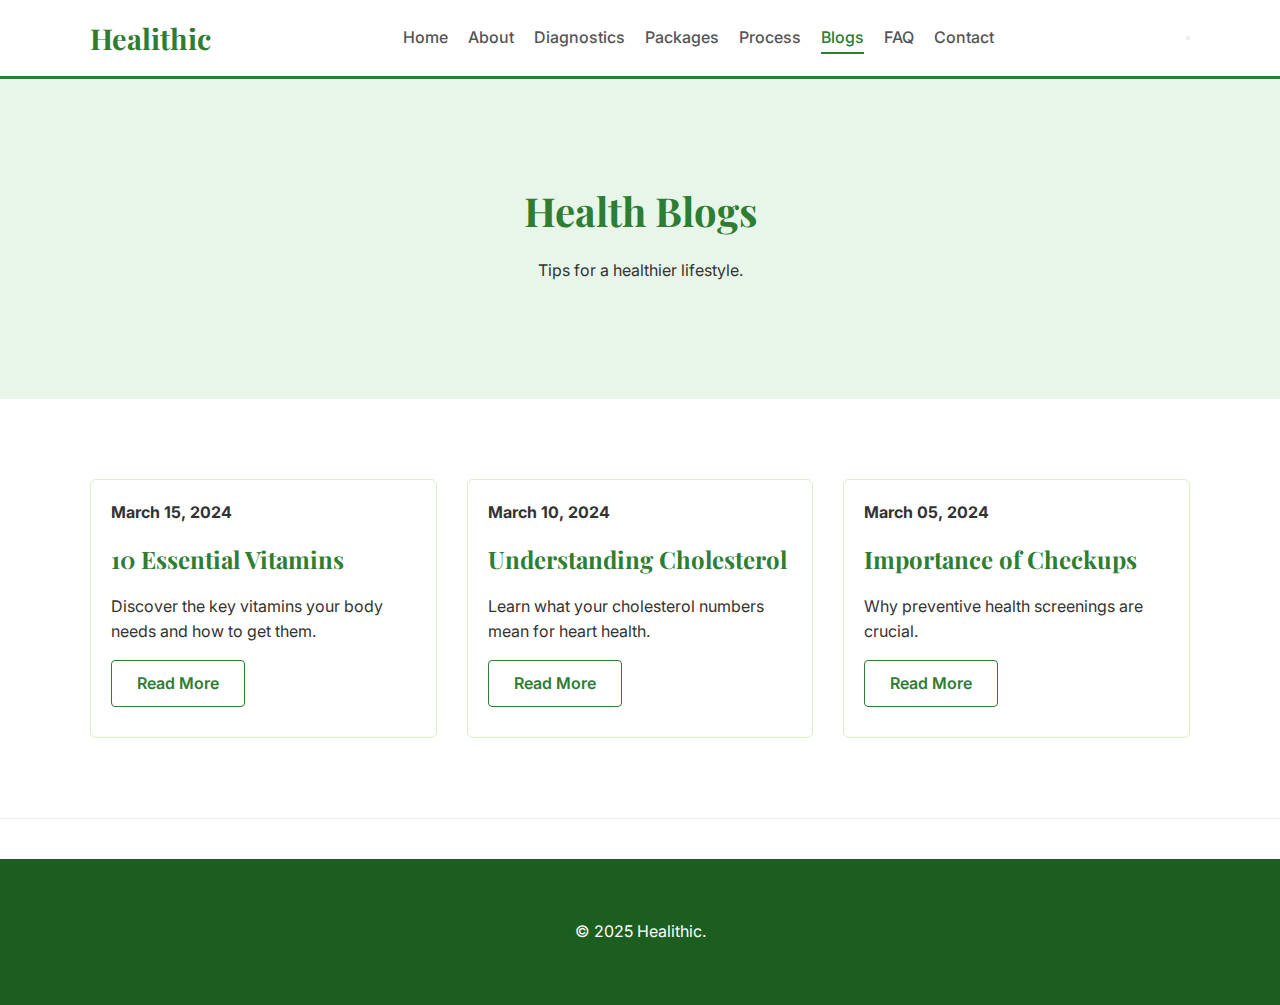
<file: blogs.html>
<!DOCTYPE html>
<html lang="en">
<head>
    <meta charset="UTF-8">
    <meta name="viewport" content="width=device-width, initial-scale=1.0">
    <title>Healithic - Blogs</title>
    <link href="https://fonts.googleapis.com/css2?family=Playfair+Display:wght@600&family=Inter:wght@400;600&display=swap" rel="stylesheet">
    <link rel="stylesheet" href="style.css">
</head>
<body>

    <nav class="navbar">
        <div class="nav-container">
            <a href="index.html" class="logo">Healithic</a>
            <ul class="nav-menu">
                <li><a href="index.html" class="nav-link">Home</a></li>
                <li><a href="about.html" class="nav-link">About</a></li>
                <li><a href="diagnostics.html" class="nav-link">Diagnostics</a></li>
                <li><a href="packages.html" class="nav-link">Packages</a></li>
                <li><a href="how-it-works.html" class="nav-link">Process</a></li>
                <li><a href="blogs.html" class="nav-link active">Blogs</a></li>
                <li><a href="faq.html" class="nav-link">FAQ</a></li>
                <li><a href="contact.html" class="nav-link">Contact</a></li>
            </ul>
        </div>
    </nav>

    <header class="hero">
        <div class="container">
            <h1>Health Blogs</h1>
            <p>Tips for a healthier lifestyle.</p>
        </div>
    </header>

    <section class="section">
        <div class="container">
            <div class="grid grid-3">
                <div class="blog-card">
                    <p><strong>March 15, 2024</strong></p>
                    <h3>10 Essential Vitamins</h3>
                    <p>Discover the key vitamins your body needs and how to get them.</p>
                    <a href="blog-details.html" class="btn btn-outline">Read More</a>
                </div>

                <div class="blog-card">
                    <p><strong>March 10, 2024</strong></p>
                    <h3>Understanding Cholesterol</h3>
                    <p>Learn what your cholesterol numbers mean for heart health.</p>
                    <a href="blog-details.html" class="btn btn-outline">Read More</a>
                </div>

                <div class="blog-card">
                    <p><strong>March 05, 2024</strong></p>
                    <h3>Importance of Checkups</h3>
                    <p>Why preventive health screenings are crucial.</p>
                    <a href="blog-details.html" class="btn btn-outline">Read More</a>
                </div>
            </div>
        </div>
    </section>

    <footer class="footer">
        <div class="container text-center">
            &copy; 2025 Healithic.
        </div>
    </footer>

    <script src="script.js"></script>
</body>
</html>
</file>
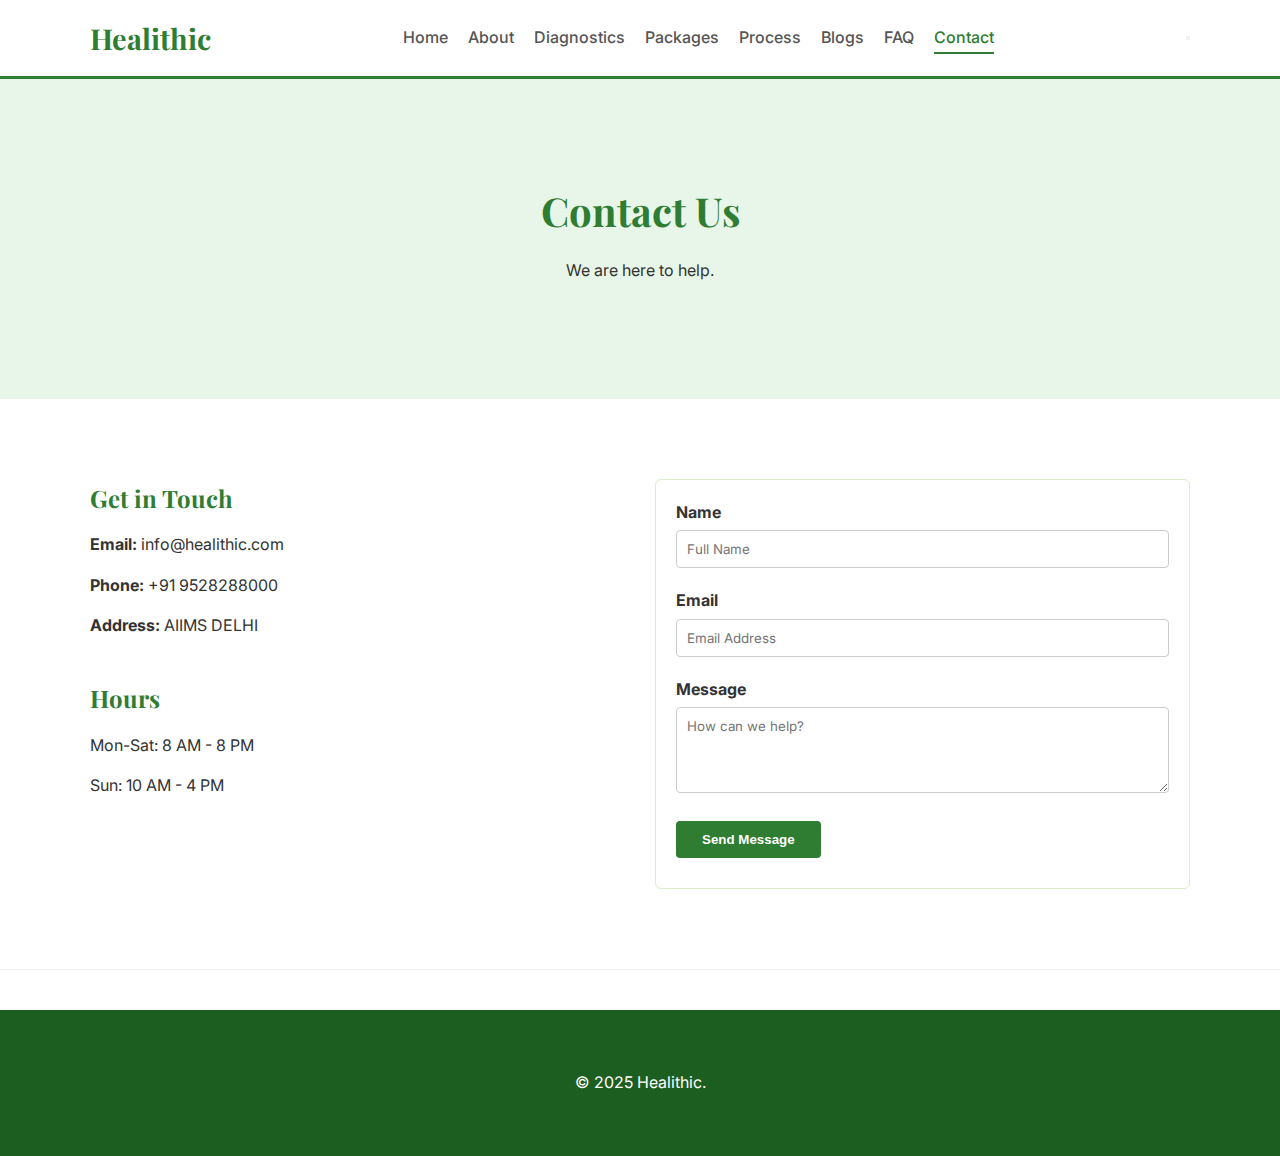
<file: contact.html>
<!DOCTYPE html>
<html lang="en">
<head>
    <meta charset="UTF-8">
    <meta name="viewport" content="width=device-width, initial-scale=1.0">
    <title>Healithic - Contact</title>
    <link href="https://fonts.googleapis.com/css2?family=Playfair+Display:wght@600&family=Inter:wght@400;600&display=swap" rel="stylesheet">
    <link rel="stylesheet" href="style.css">
</head>
<body>

    <nav class="navbar">
        <div class="nav-container">
            <a href="index.html" class="logo">Healithic</a>
            <ul class="nav-menu">
                <li><a href="index.html" class="nav-link">Home</a></li>
                <li><a href="about.html" class="nav-link">About</a></li>
                <li><a href="diagnostics.html" class="nav-link">Diagnostics</a></li>
                <li><a href="packages.html" class="nav-link">Packages</a></li>
                <li><a href="how-it-works.html" class="nav-link">Process</a></li>
                <li><a href="blogs.html" class="nav-link">Blogs</a></li>
                <li><a href="faq.html" class="nav-link">FAQ</a></li>
                <li><a href="contact.html" class="nav-link active">Contact</a></li>
            </ul>
        </div>
    </nav>

    <header class="hero">
        <div class="container">
            <h1>Contact Us</h1>
            <p>We are here to help.</p>
        </div>
    </header>

    <section class="section">
        <div class="container">
            <div class="grid grid-2">
                <div>
                    <h3>Get in Touch</h3>
                    <p><strong>Email:</strong> info@healithic.com</p>
                    <p><strong>Phone:</strong> +91 9528288000</p>
                    <p><strong>Address:</strong> AIIMS DELHI</p>
                    
                    <br>
                    <h3>Hours</h3>
                    <p>Mon-Sat: 8 AM - 8 PM</p>
                    <p>Sun: 10 AM - 4 PM</p>
                </div>

                <div>
                    <form class="card">
                        <div class="form-group">
                            <label class="form-label">Name</label>
                            <input type="text" class="form-input" placeholder="Full Name" required>
                        </div>
                        <div class="form-group">
                            <label class="form-label">Email</label>
                            <input type="email" class="form-input" id="email-input" placeholder="Email Address" required>
                            <span class="error-message" id="email-error"></span>
                        </div>
                        <div class="form-group">
                            <label class="form-label">Message</label>
                            <textarea class="form-textarea" rows="4" placeholder="How can we help?" required></textarea>
                        </div>
                        <button type="submit" class="btn btn-primary">Send Message</button>
                    </form>
                </div>
            </div>
        </div>
    </section>

    <footer class="footer">
        <div class="container text-center">
            &copy; 2025 Healithic.
        </div>
    </footer>

    <script src="script.js"></script>
</body>
</html>
</file>
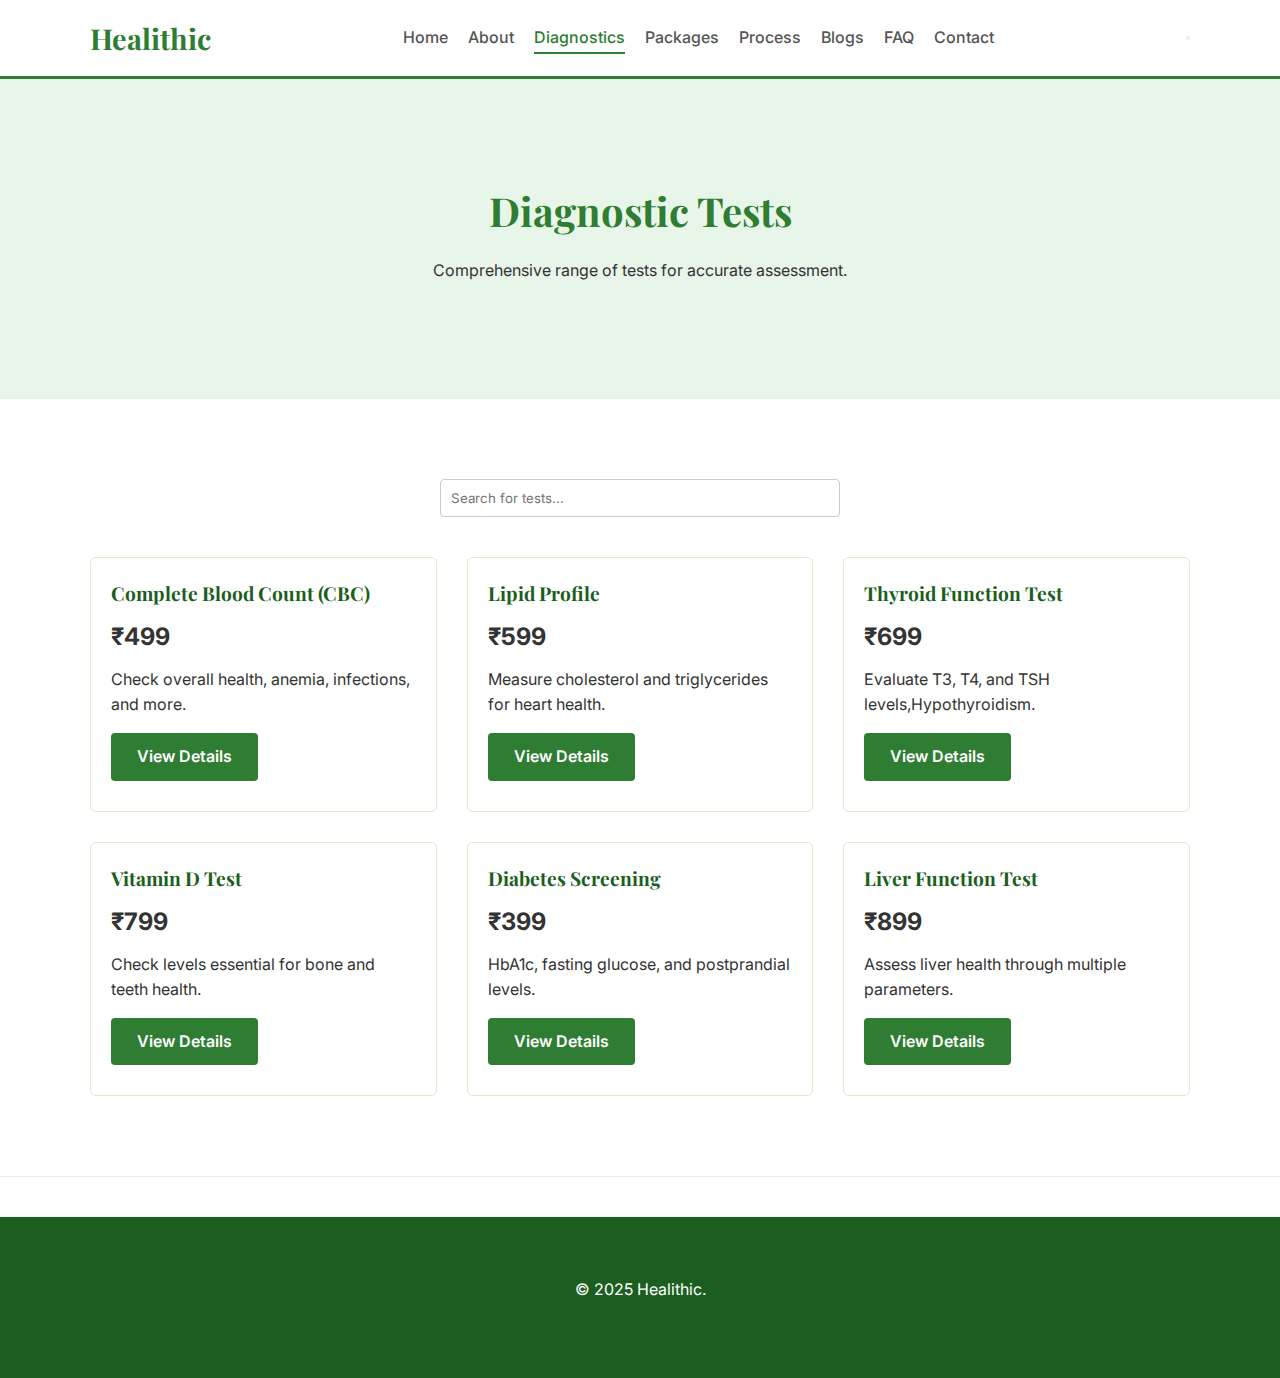
<file: diagnostics.html>
<!DOCTYPE html>
<html lang="en">
<head>
    <meta charset="UTF-8">
    <meta name="viewport" content="width=device-width, initial-scale=1.0">
    <title>Healithic - Diagnostics</title>
    <link href="https://fonts.googleapis.com/css2?family=Playfair+Display:wght@600&family=Inter:wght@400;600&display=swap" rel="stylesheet">
    <link rel="stylesheet" href="style.css">
</head>
<body>

    <nav class="navbar">
        <div class="nav-container">
            <a href="index.html" class="logo">Healithic</a>
            <ul class="nav-menu">
                <li><a href="index.html" class="nav-link">Home</a></li>
                <li><a href="about.html" class="nav-link">About</a></li>
                <li><a href="diagnostics.html" class="nav-link active">Diagnostics</a></li>
                <li><a href="packages.html" class="nav-link">Packages</a></li>
                <li><a href="how-it-works.html" class="nav-link">Process</a></li>
                <li><a href="blogs.html" class="nav-link">Blogs</a></li>
                <li><a href="faq.html" class="nav-link">FAQ</a></li>
                <li><a href="contact.html" class="nav-link">Contact</a></li>
            </ul>
        </div>
    </nav>

    <header class="hero">
        <div class="container">
            <h1>Diagnostic Tests</h1>
            <p>Comprehensive range of tests for accurate assessment.</p>
        </div>
    </header>

    <section class="section">
        <div class="container">
            <input type="text" class="form-input" placeholder="Search for tests..." style="max-width: 400px; display: block; margin: 0 auto 40px auto;">
            
            <div class="grid grid-3">
                <div class="test-card">
                    <h4 class="test-card-title">Complete Blood Count (CBC)</h4>
                    <div class="price">₹499</div>
                    <p>Check overall health, anemia, infections, and more.</p>
                    <a href="test-details.html" class="btn btn-primary">View Details</a>
                </div>
                
                <div class="test-card">
                    <h4 class="test-card-title">Lipid Profile</h4>
                    <div class="price">₹599</div>
                    <p>Measure cholesterol and triglycerides for heart health.</p>
                    <a href="test-details.html" class="btn btn-primary">View Details</a>
                </div>

                <div class="test-card">
                    <h4 class="test-card-title">Thyroid Function Test</h4>
                    <div class="price">₹699</div>
                    <p>Evaluate T3, T4, and TSH levels,Hypothyroidism.</p>
                    <a href="test-details.html" class="btn btn-primary">View Details</a>
                </div>

                <div class="test-card">
                    <h4 class="test-card-title">Vitamin D Test</h4>
                    <div class="price">₹799</div>
                    <p>Check levels essential for bone and teeth health.</p>
                    <a href="test-details.html" class="btn btn-primary">View Details</a>
                </div>

                <div class="test-card">
                    <h4 class="test-card-title">Diabetes Screening</h4>
                    <div class="price">₹399</div>
                    <p>HbA1c, fasting glucose, and postprandial levels.</p>
                    <a href="test-details.html" class="btn btn-primary">View Details</a>
                </div>

                <div class="test-card">
                    <h4 class="test-card-title">Liver Function Test</h4>
                    <div class="price">₹899</div>
                    <p>Assess liver health through multiple parameters.</p>
                    <a href="test-details.html" class="btn btn-primary">View Details</a>
                </div>
            </div>
        </div>
    </section>

    <footer class="footer">
        <div class="container">
            <p class="text-center">&copy; 2025 Healithic.</p>
        </div>
    </footer>

    <script src="script.js"></script>
</body>
</html>
</file>
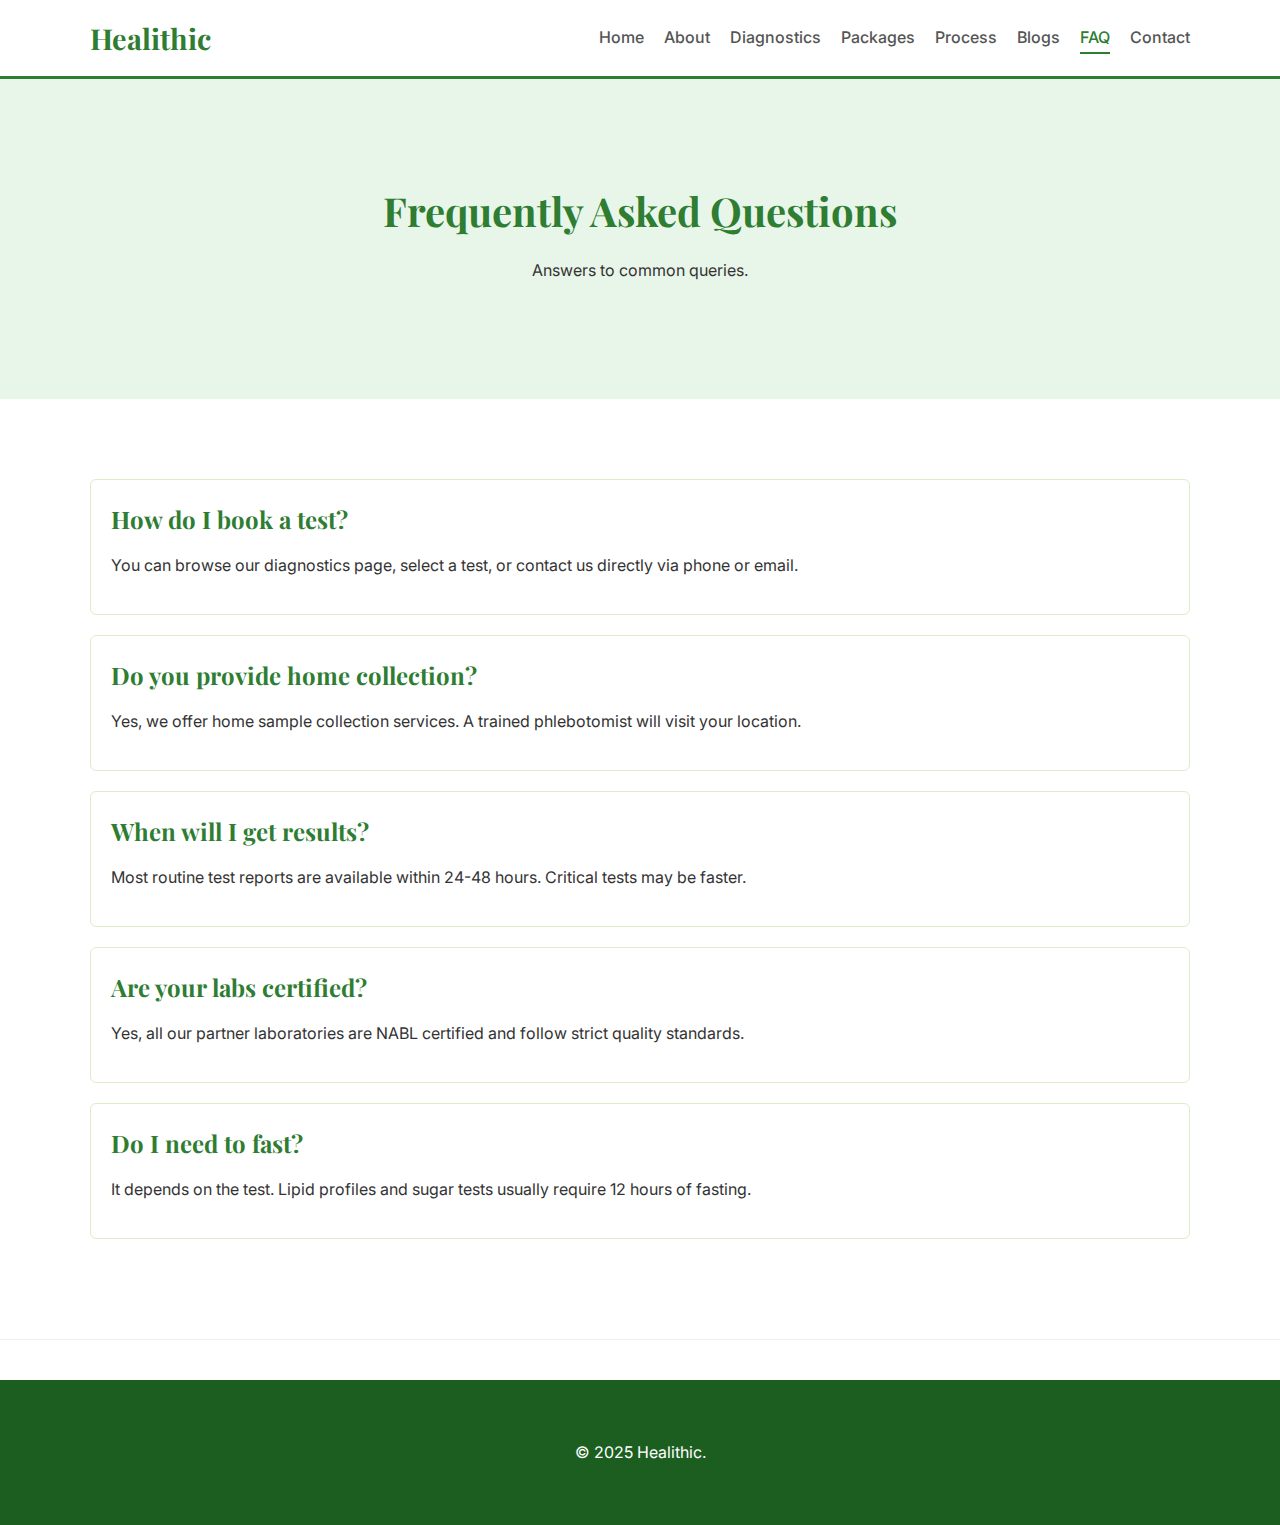
<file: faq.html>
<!DOCTYPE html>
<html lang="en">
<head>
    <meta charset="UTF-8">
    <meta name="viewport" content="width=1100">
    <title>Healithic - FAQ</title>
    <link href="https://fonts.googleapis.com/css2?family=Playfair+Display:wght@600&family=Inter:wght@400;600&display=swap" rel="stylesheet">
    <link rel="stylesheet" href="style.css">
</head>
<body>

    <nav class="navbar">
        <div class="nav-container">
            <a href="index.html" class="logo">Healithic</a>
            <ul class="nav-menu">
                <li><a href="index.html" class="nav-link">Home</a></li>
                <li><a href="about.html" class="nav-link">About</a></li>
                <li><a href="diagnostics.html" class="nav-link">Diagnostics</a></li>
                <li><a href="packages.html" class="nav-link">Packages</a></li>
                <li><a href="how-it-works.html" class="nav-link">Process</a></li>
                <li><a href="blogs.html" class="nav-link">Blogs</a></li>
                <li><a href="faq.html" class="nav-link active">FAQ</a></li>
                <li><a href="contact.html" class="nav-link">Contact</a></li>
            </ul>
        </div>
    </nav>

    <header class="hero">
        <div class="container">
            <h1>Frequently Asked Questions</h1>
            <p>Answers to common queries.</p>
        </div>
    </header>

    <section class="section">
        <div class="container">
            <div class="card" style="margin-bottom: 20px;">
                <h3>How do I book a test?</h3>
                <p>You can browse our diagnostics page, select a test, or contact us directly via phone or email.</p>
            </div>

            <div class="card" style="margin-bottom: 20px;">
                <h3>Do you provide home collection?</h3>
                <p>Yes, we offer home sample collection services. A trained phlebotomist will visit your location.</p>
            </div>

            <div class="card" style="margin-bottom: 20px;">
                <h3>When will I get results?</h3>
                <p>Most routine test reports are available within 24-48 hours. Critical tests may be faster.</p>
            </div>

            <div class="card" style="margin-bottom: 20px;">
                <h3>Are your labs certified?</h3>
                <p>Yes, all our partner laboratories are NABL certified and follow strict quality standards.</p>
            </div>

            <div class="card" style="margin-bottom: 20px;">
                <h3>Do I need to fast?</h3>
                <p>It depends on the test. Lipid profiles and sugar tests usually require 12 hours of fasting.</p>
            </div>

        </div>
    </section>

    <footer class="footer">
        <div class="container text-center">
            &copy; 2025 Healithic.
        </div>
    </footer>

</body>
</html>
</file>
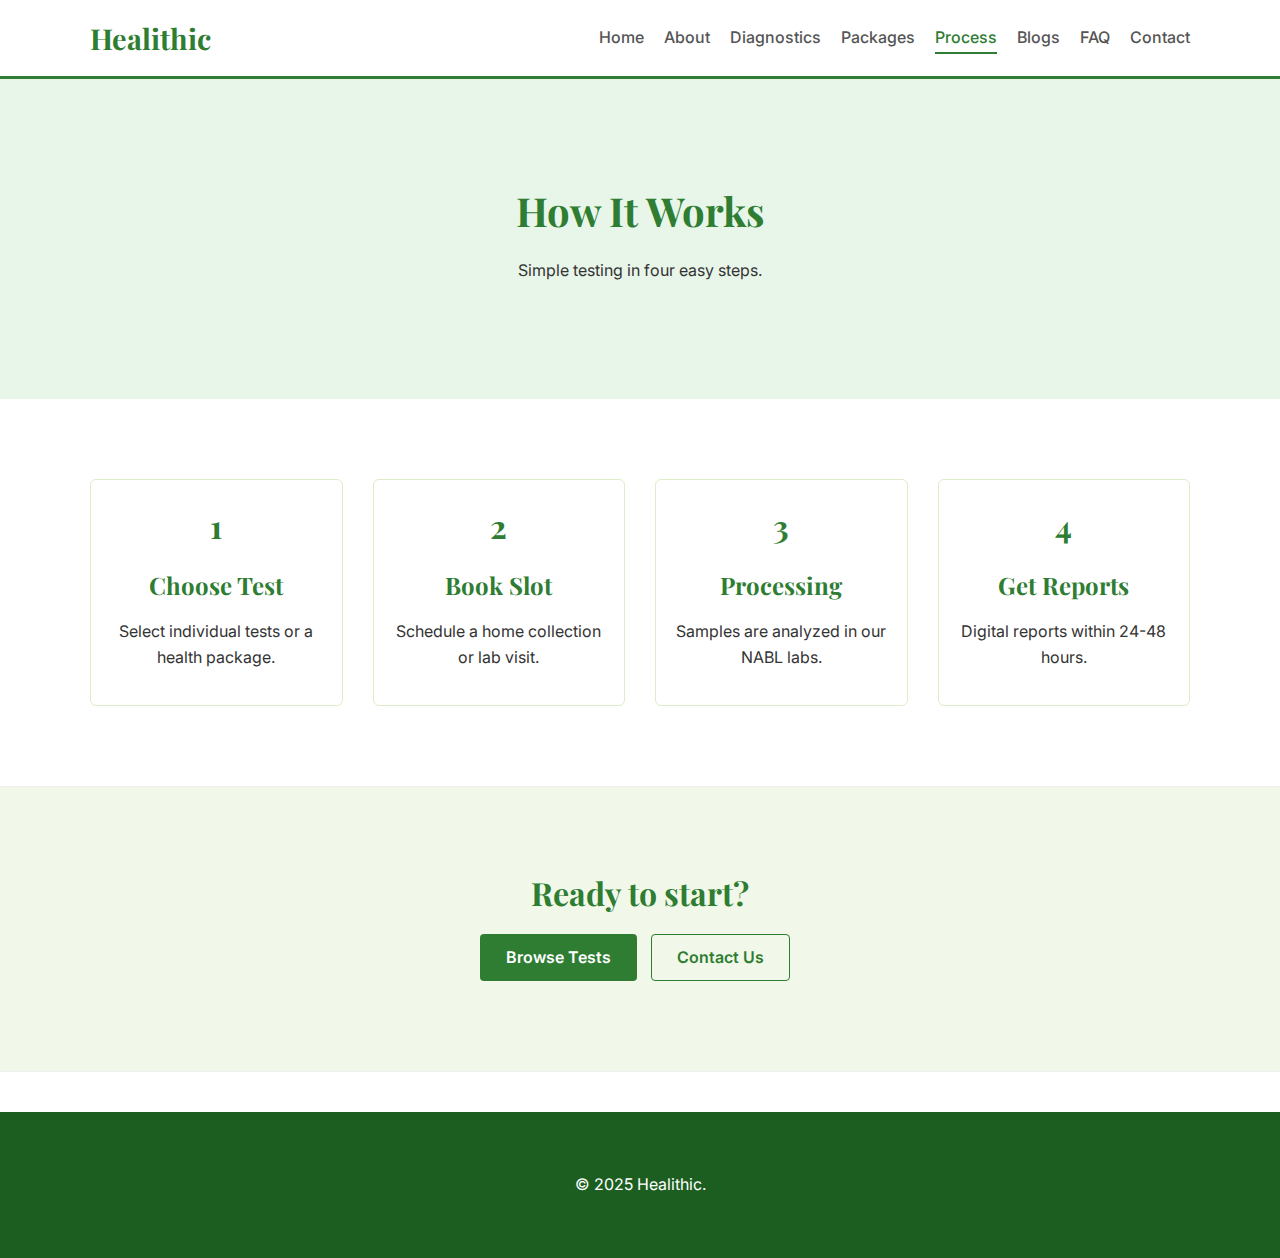
<file: how-it-works.html>
<!DOCTYPE html>
<html lang="en">
<head>
    <meta charset="UTF-8">
    <meta name="viewport" content="width=1100">
    <title>Healithic - How It Works</title>
    <link href="https://fonts.googleapis.com/css2?family=Playfair+Display:wght@600&family=Inter:wght@400;600&display=swap" rel="stylesheet">
    <link rel="stylesheet" href="style.css">
</head>
<body>

    <nav class="navbar">
        <div class="nav-container">
            <a href="index.html" class="logo">Healithic</a>
            <ul class="nav-menu">
                <li><a href="index.html" class="nav-link">Home</a></li>
                <li><a href="about.html" class="nav-link">About</a></li>
                <li><a href="diagnostics.html" class="nav-link">Diagnostics</a></li>
                <li><a href="packages.html" class="nav-link">Packages</a></li>
                <li><a href="how-it-works.html" class="nav-link active">Process</a></li>
                <li><a href="blogs.html" class="nav-link">Blogs</a></li>
                <li><a href="faq.html" class="nav-link">FAQ</a></li>
                <li><a href="contact.html" class="nav-link">Contact</a></li>
            </ul>
        </div>
    </nav>

    <header class="hero">
        <div class="container">
            <h1>How It Works</h1>
            <p>Simple testing in four easy steps.</p>
        </div>
    </header>

    <section class="section">
        <div class="container">
            <div class="grid grid-4 text-center">
                <div class="card">
                    <h2>1</h2>
                    <h3>Choose Test</h3>
                    <p>Select individual tests or a health package.</p>
                </div>
                <div class="card">
                    <h2>2</h2>
                    <h3>Book Slot</h3>
                    <p>Schedule a home collection or lab visit.</p>
                </div>
                <div class="card">
                    <h2>3</h2>
                    <h3>Processing</h3>
                    <p>Samples are analyzed in our NABL labs.</p>
                </div>
                <div class="card">
                    <h2>4</h2>
                    <h3>Get Reports</h3>
                    <p>Digital reports within 24-48 hours.</p>
                </div>
            </div>
        </div>
    </section>

    <section class="section bg-light">
        <div class="container text-center">
            <h2>Ready to start?</h2>
            <a href="diagnostics.html" class="btn btn-primary">Browse Tests</a>
            <a href="contact.html" class="btn btn-outline">Contact Us</a>
        </div>
    </section>

    <footer class="footer">
        <div class="container text-center">
            &copy; 2025 Healithic.
        </div>
    </footer>

</body>
</html>
</file>
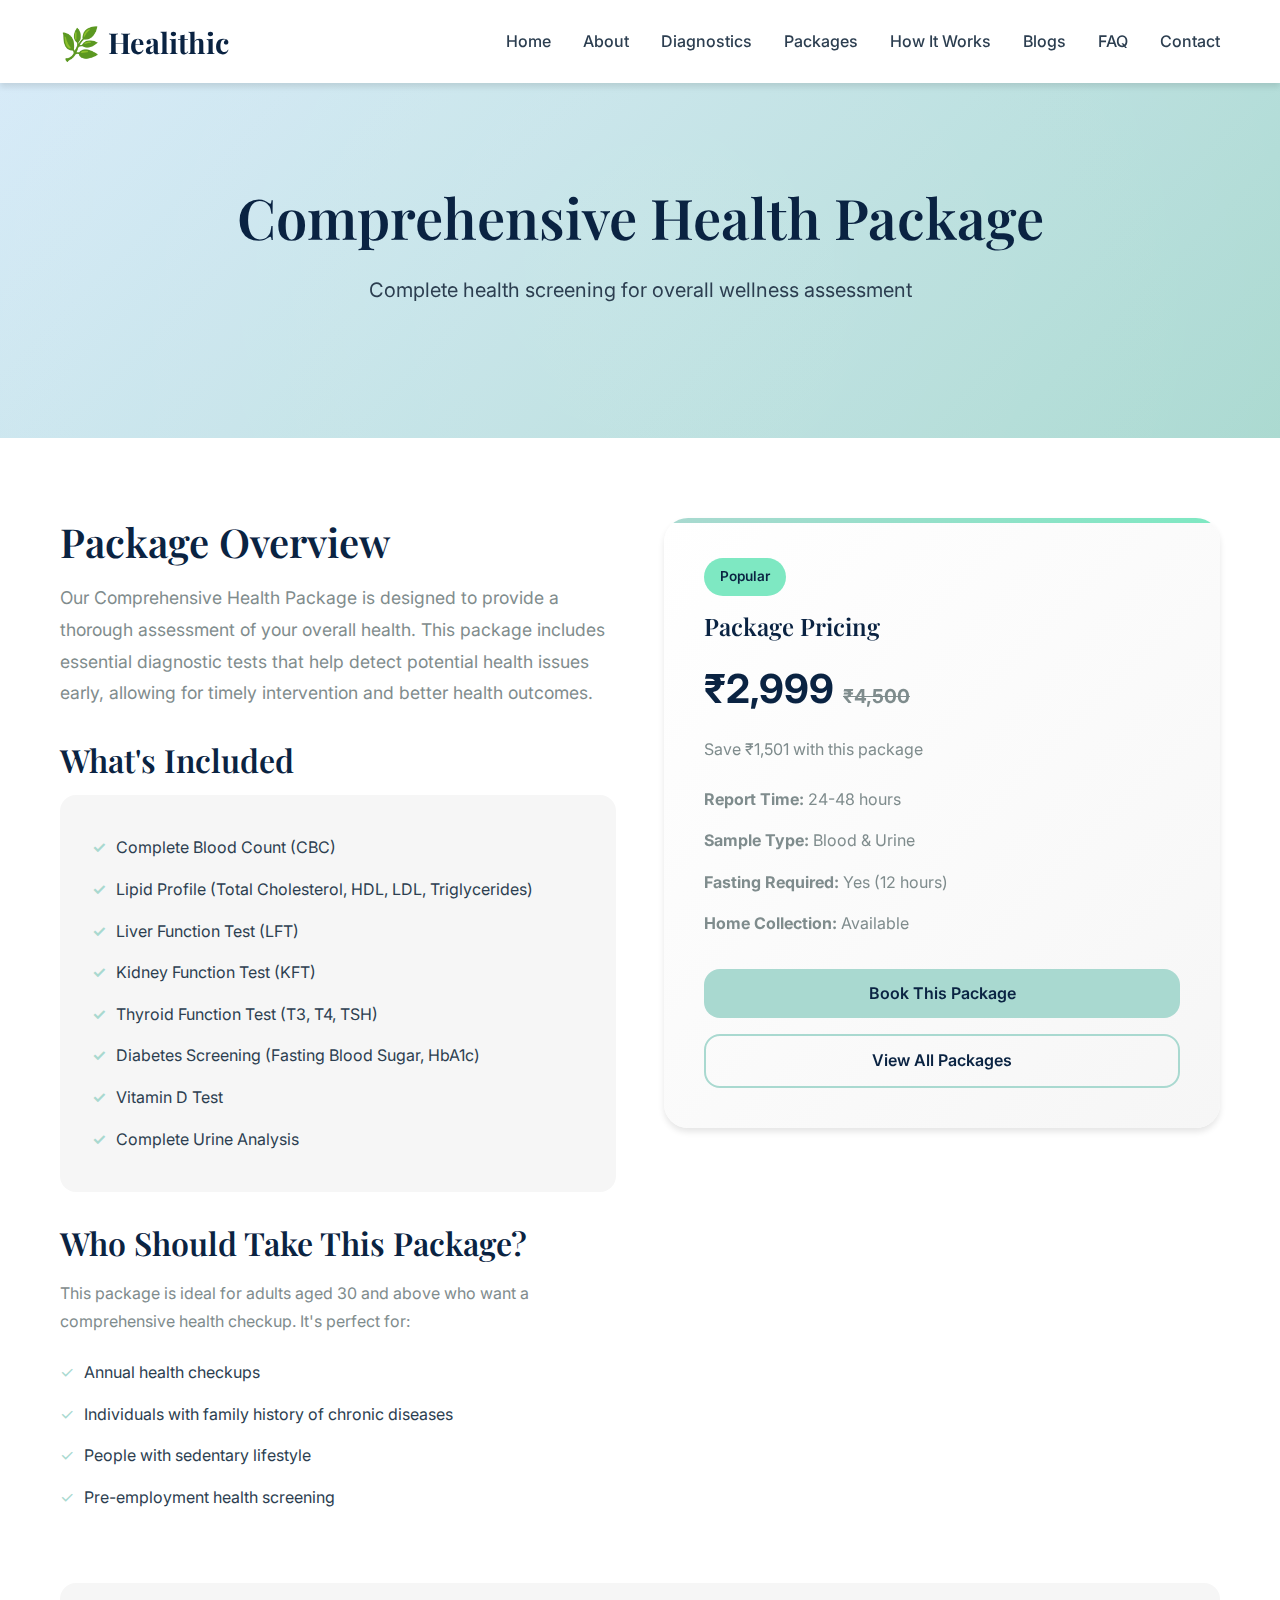
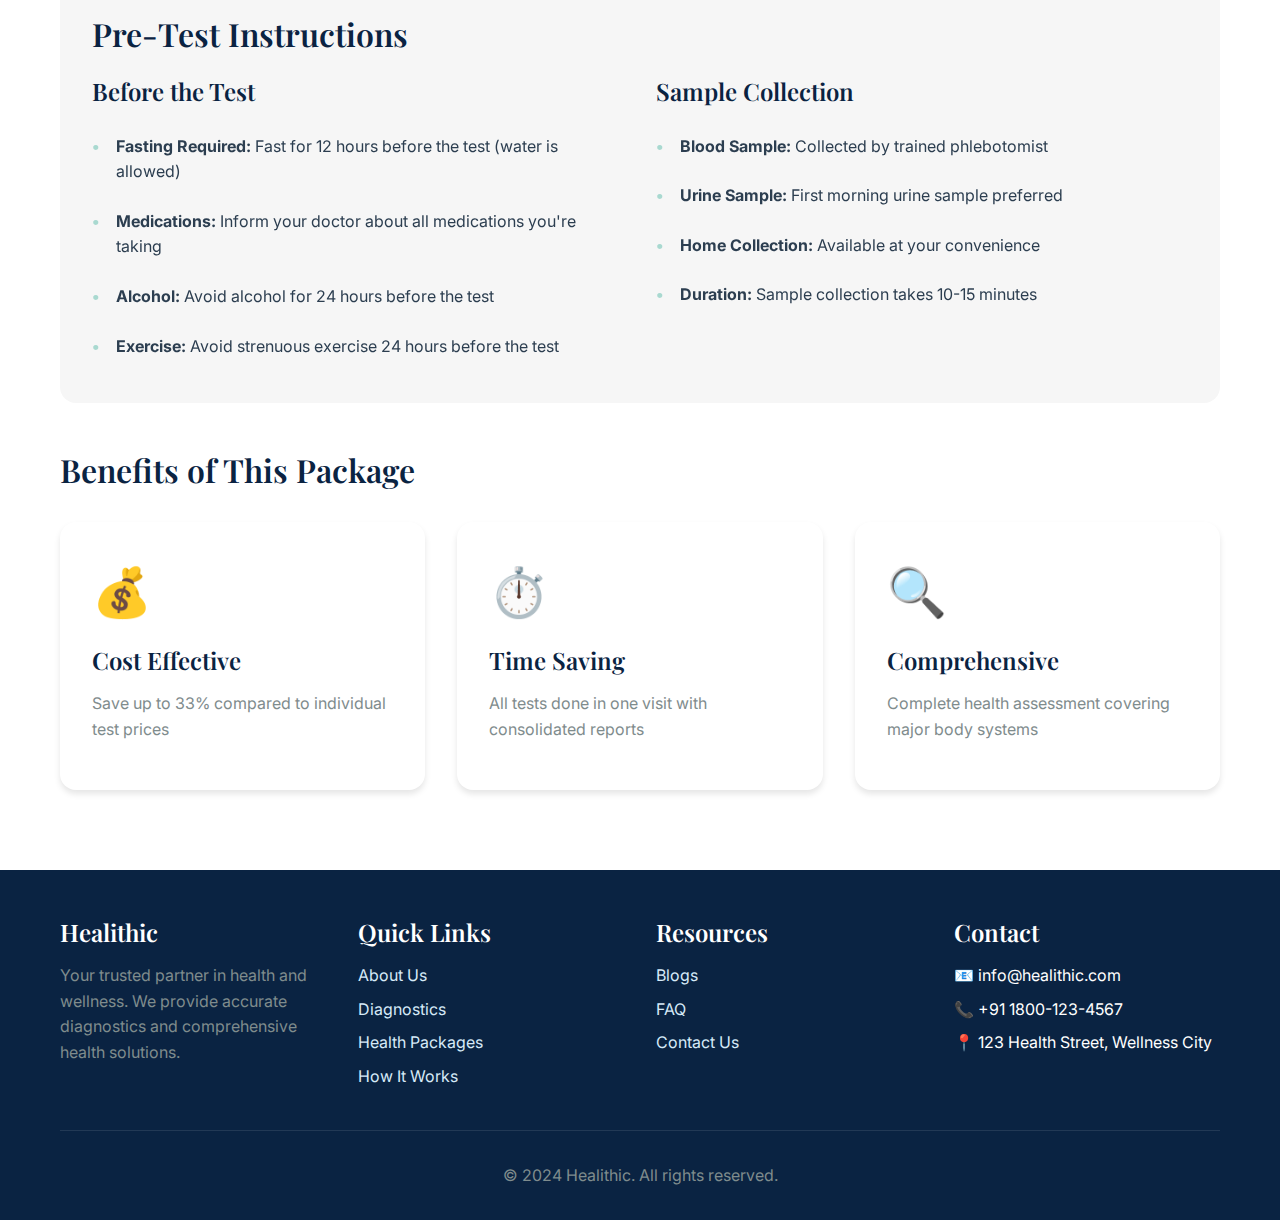
<file: package-details.html>
<!DOCTYPE html>
<html lang="en">
<head>
    <meta charset="UTF-8">
    <meta name="viewport" content="width=device-width, initial-scale=1.0">
    <title>Comprehensive Health Package - Details | Healithic</title>
    <link rel="preconnect" href="https://fonts.googleapis.com">
    <link rel="preconnect" href="https://fonts.gstatic.com" crossorigin>
    <link href="https://fonts.googleapis.com/css2?family=Playfair+Display:wght@400;600;700&family=Inter:wght@300;400;500;600;700&display=swap" rel="stylesheet">
    <link rel="stylesheet" href="assets/css/style.css">
</head>
<body>
    <!-- Navigation -->
    <nav class="navbar">
        <div class="nav-container">
            <a href="index.html" class="logo">Healithic</a>
            <input type="checkbox" id="menu-toggle" class="mobile-menu-toggle">
            <label for="menu-toggle" class="mobile-menu-toggle">
                <span></span>
                <span></span>
                <span></span>
            </label>
            <ul class="nav-menu" id="nav-menu">
                <li><a href="index.html" class="nav-link">Home</a></li>
                <li><a href="about.html" class="nav-link">About</a></li>
                <li><a href="diagnostics.html" class="nav-link">Diagnostics</a></li>
                <li><a href="packages.html" class="nav-link">Packages</a></li>
                <li><a href="how-it-works.html" class="nav-link">How It Works</a></li>
                <li><a href="blogs.html" class="nav-link">Blogs</a></li>
                <li><a href="faq.html" class="nav-link">FAQ</a></li>
                <li><a href="contact.html" class="nav-link">Contact</a></li>
            </ul>
        </div>
    </nav>

    <!-- Hero Section -->
    <section class="hero">
        <div class="container">
            <div class="hero-content">
                <h1>Comprehensive Health Package</h1>
                <p>Complete health screening for overall wellness assessment</p>
            </div>
        </div>
    </section>

    <!-- Package Details -->
    <section class="section">
        <div class="container">
            <div class="grid grid-2" style="gap: 3rem; align-items: start;">
                <div>
                    <h2>Package Overview</h2>
                    <p style="font-size: 1.1rem; line-height: 1.8; margin-bottom: 2rem;">
                        Our Comprehensive Health Package is designed to provide a thorough assessment of your overall health. This package includes essential diagnostic tests that help detect potential health issues early, allowing for timely intervention and better health outcomes.
                    </p>

                    <h3 style="margin-top: 2rem;">What's Included</h3>
                    <div style="background-color: var(--warm-gray); padding: 2rem; border-radius: var(--border-radius); margin-top: 1rem;">
                        <ul class="package-features" style="margin: 0;">
                            <li>Complete Blood Count (CBC)</li>
                            <li>Lipid Profile (Total Cholesterol, HDL, LDL, Triglycerides)</li>
                            <li>Liver Function Test (LFT)</li>
                            <li>Kidney Function Test (KFT)</li>
                            <li>Thyroid Function Test (T3, T4, TSH)</li>
                            <li>Diabetes Screening (Fasting Blood Sugar, HbA1c)</li>
                            <li>Vitamin D Test</li>
                            <li>Complete Urine Analysis</li>
                        </ul>
                    </div>

                    <h3 style="margin-top: 2rem;">Who Should Take This Package?</h3>
                    <p style="line-height: 1.8;">
                        This package is ideal for adults aged 30 and above who want a comprehensive health checkup. It's perfect for:
                    </p>
                    <ul style="list-style: none; padding: 0; margin-top: 1rem;">
                        <li style="padding: 0.5rem 0; padding-left: 1.5rem; position: relative;">
                            <span style="position: absolute; left: 0; color: var(--soft-teal);">✓</span>
                            Annual health checkups
                        </li>
                        <li style="padding: 0.5rem 0; padding-left: 1.5rem; position: relative;">
                            <span style="position: absolute; left: 0; color: var(--soft-teal);">✓</span>
                            Individuals with family history of chronic diseases
                        </li>
                        <li style="padding: 0.5rem 0; padding-left: 1.5rem; position: relative;">
                            <span style="position: absolute; left: 0; color: var(--soft-teal);">✓</span>
                            People with sedentary lifestyle
                        </li>
                        <li style="padding: 0.5rem 0; padding-left: 1.5rem; position: relative;">
                            <span style="position: absolute; left: 0; color: var(--soft-teal);">✓</span>
                            Pre-employment health screening
                        </li>
                    </ul>
                </div>

                <!-- Pricing Card -->
                <div>
                    <div class="package-card" style="position: sticky; top: 100px;">
                        <span class="package-badge">Popular</span>
                        <h3 class="card-title">Package Pricing</h3>
                        <div class="package-price">₹2,999 <span style="text-decoration: line-through; font-size: 1.2rem; color: var(--text-light);">₹4,500</span></div>
                        <p style="color: var(--text-light); margin-bottom: 1.5rem;">Save ₹1,501 with this package</p>
                        <div style="margin-bottom: 2rem;">
                            <p style="color: var(--text-light); margin-bottom: 1rem;"><strong>Report Time:</strong> 24-48 hours</p>
                            <p style="color: var(--text-light); margin-bottom: 1rem;"><strong>Sample Type:</strong> Blood & Urine</p>
                            <p style="color: var(--text-light); margin-bottom: 1rem;"><strong>Fasting Required:</strong> Yes (12 hours)</p>
                            <p style="color: var(--text-light); margin-bottom: 1rem;"><strong>Home Collection:</strong> Available</p>
                        </div>
                        <a href="contact.html" class="btn btn-primary" style="width: 100%; margin-bottom: 1rem;">Book This Package</a>
                        <a href="packages.html" class="btn btn-outline" style="width: 100%;">View All Packages</a>
                    </div>
                </div>
            </div>

            <!-- Pre-Test Instructions -->
            <div style="margin-top: 4rem; padding: 2rem; background-color: var(--warm-gray); border-radius: var(--border-radius);">
                <h3 style="margin-bottom: 1.5rem;">Pre-Test Instructions</h3>
                <div class="grid grid-2" style="gap: 2rem;">
                    <div>
                        <h4 style="margin-bottom: 1rem; color: var(--navy);">Before the Test</h4>
                        <ul style="list-style: none; padding: 0;">
                            <li style="padding: 0.75rem 0; padding-left: 1.5rem; position: relative;">
                                <span style="position: absolute; left: 0; color: var(--soft-teal); font-weight: bold;">•</span>
                                <strong>Fasting Required:</strong> Fast for 12 hours before the test (water is allowed)
                            </li>
                            <li style="padding: 0.75rem 0; padding-left: 1.5rem; position: relative;">
                                <span style="position: absolute; left: 0; color: var(--soft-teal); font-weight: bold;">•</span>
                                <strong>Medications:</strong> Inform your doctor about all medications you're taking
                            </li>
                            <li style="padding: 0.75rem 0; padding-left: 1.5rem; position: relative;">
                                <span style="position: absolute; left: 0; color: var(--soft-teal); font-weight: bold;">•</span>
                                <strong>Alcohol:</strong> Avoid alcohol for 24 hours before the test
                            </li>
                            <li style="padding: 0.75rem 0; padding-left: 1.5rem; position: relative;">
                                <span style="position: absolute; left: 0; color: var(--soft-teal); font-weight: bold;">•</span>
                                <strong>Exercise:</strong> Avoid strenuous exercise 24 hours before the test
                            </li>
                        </ul>
                    </div>
                    <div>
                        <h4 style="margin-bottom: 1rem; color: var(--navy);">Sample Collection</h4>
                        <ul style="list-style: none; padding: 0;">
                            <li style="padding: 0.75rem 0; padding-left: 1.5rem; position: relative;">
                                <span style="position: absolute; left: 0; color: var(--soft-teal); font-weight: bold;">•</span>
                                <strong>Blood Sample:</strong> Collected by trained phlebotomist
                            </li>
                            <li style="padding: 0.75rem 0; padding-left: 1.5rem; position: relative;">
                                <span style="position: absolute; left: 0; color: var(--soft-teal); font-weight: bold;">•</span>
                                <strong>Urine Sample:</strong> First morning urine sample preferred
                            </li>
                            <li style="padding: 0.75rem 0; padding-left: 1.5rem; position: relative;">
                                <span style="position: absolute; left: 0; color: var(--soft-teal); font-weight: bold;">•</span>
                                <strong>Home Collection:</strong> Available at your convenience
                            </li>
                            <li style="padding: 0.75rem 0; padding-left: 1.5rem; position: relative;">
                                <span style="position: absolute; left: 0; color: var(--soft-teal); font-weight: bold;">•</span>
                                <strong>Duration:</strong> Sample collection takes 10-15 minutes
                            </li>
                        </ul>
                    </div>
                </div>
            </div>

            <!-- Benefits -->
            <div style="margin-top: 3rem;">
                <h3>Benefits of This Package</h3>
                <div class="grid grid-3" style="margin-top: 2rem;">
                    <div class="card">
                        <div class="card-icon">💰</div>
                        <h4 class="card-title">Cost Effective</h4>
                        <p>Save up to 33% compared to individual test prices</p>
                    </div>
                    <div class="card">
                        <div class="card-icon">⏱️</div>
                        <h4 class="card-title">Time Saving</h4>
                        <p>All tests done in one visit with consolidated reports</p>
                    </div>
                    <div class="card">
                        <div class="card-icon">🔍</div>
                        <h4 class="card-title">Comprehensive</h4>
                        <p>Complete health assessment covering major body systems</p>
                    </div>
                </div>
            </div>
        </div>
    </section>

    <!-- Footer -->
    <footer class="footer">
        <div class="container">
            <div class="footer-content">
                <div class="footer-section">
                    <h4>Healithic</h4>
                    <p>Your trusted partner in health and wellness. We provide accurate diagnostics and comprehensive health solutions.</p>
                </div>
                <div class="footer-section">
                    <h4>Quick Links</h4>
                    <ul>
                        <li><a href="about.html">About Us</a></li>
                        <li><a href="diagnostics.html">Diagnostics</a></li>
                        <li><a href="packages.html">Health Packages</a></li>
                        <li><a href="how-it-works.html">How It Works</a></li>
                    </ul>
                </div>
                <div class="footer-section">
                    <h4>Resources</h4>
                    <ul>
                        <li><a href="blogs.html">Blogs</a></li>
                        <li><a href="faq.html">FAQ</a></li>
                        <li><a href="contact.html">Contact Us</a></li>
                    </ul>
                </div>
                <div class="footer-section">
                    <h4>Contact</h4>
                    <ul>
                        <li>📧 info@healithic.com</li>
                        <li>📞 +91 1800-123-4567</li>
                        <li>📍 123 Health Street, Wellness City</li>
                    </ul>
                </div>
            </div>
            <div class="footer-bottom">
                <p>&copy; 2024 Healithic. All rights reserved.</p>
            </div>
        </div>
    </footer>

    <script>
        const menuToggle = document.getElementById('menu-toggle');
        const navMenu = document.getElementById('nav-menu');
        const toggleLabel = document.querySelector('label[for="menu-toggle"]');

        menuToggle.addEventListener('change', function() {
            if (this.checked) {
                navMenu.classList.add('active');
                toggleLabel.classList.add('active');
            } else {
                navMenu.classList.remove('active');
                toggleLabel.classList.remove('active');
            }
        });

        document.querySelectorAll('.nav-link').forEach(link => {
            link.addEventListener('click', () => {
                menuToggle.checked = false;
                navMenu.classList.remove('active');
                toggleLabel.classList.remove('active');
            });
        });
    </script>
</body>
</html>
</file>
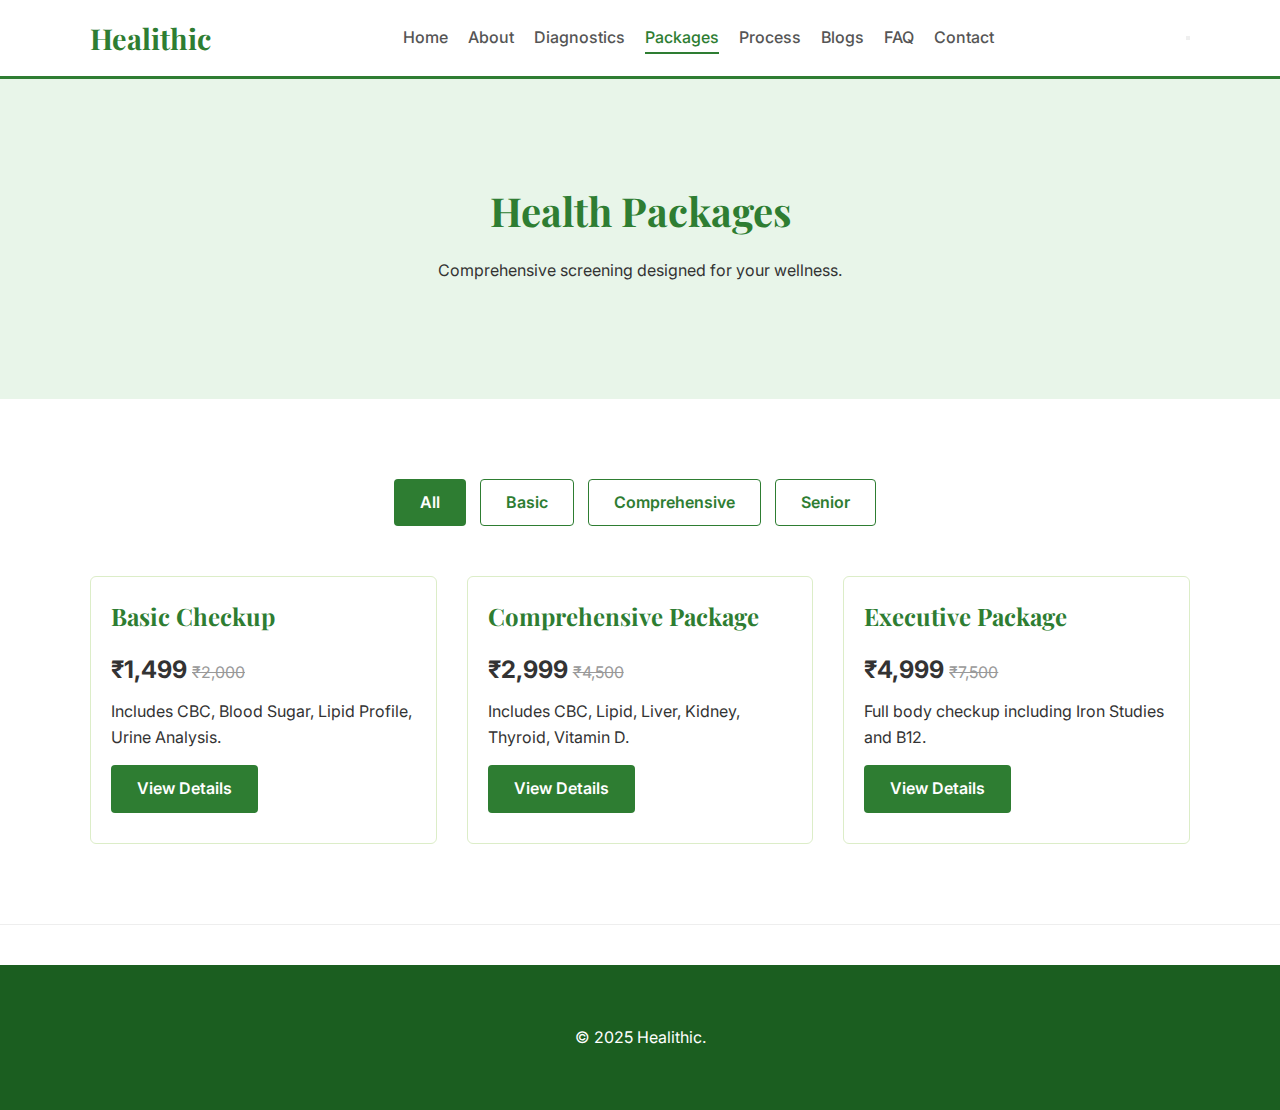
<file: packages.html>
<!DOCTYPE html>
<html lang="en">
<head>
    <meta charset="UTF-8">
    <meta name="viewport" content="width=device-width, initial-scale=1.0">
    <title>Healithic - Health Packages</title>
    <link href="https://fonts.googleapis.com/css2?family=Playfair+Display:wght@600&family=Inter:wght@400;600&display=swap" rel="stylesheet">
    <link rel="stylesheet" href="style.css">
</head>
<body>

    <nav class="navbar">
        <div class="nav-container">
            <a href="index.html" class="logo">Healithic</a>
            <ul class="nav-menu">
                <li><a href="index.html" class="nav-link">Home</a></li>
                <li><a href="about.html" class="nav-link">About</a></li>
                <li><a href="diagnostics.html" class="nav-link">Diagnostics</a></li>
                <li><a href="packages.html" class="nav-link active">Packages</a></li>
                <li><a href="how-it-works.html" class="nav-link">Process</a></li>
                <li><a href="blogs.html" class="nav-link">Blogs</a></li>
                <li><a href="faq.html" class="nav-link">FAQ</a></li>
                <li><a href="contact.html" class="nav-link">Contact</a></li>
            </ul>
        </div>
    </nav>

    <header class="hero">
        <div class="container">
            <h1>Health Packages</h1>
            <p>Comprehensive screening designed for your wellness.</p>
        </div>
    </header>

    <section class="section">
        <div class="container">
            <div class="text-center" style="margin-bottom: 40px;">
                <a href="#" class="btn btn-primary">All</a>
                <a href="#" class="btn btn-outline">Basic</a>
                <a href="#" class="btn btn-outline">Comprehensive</a>
                <a href="#" class="btn btn-outline">Senior</a>
            </div>

            <div class="grid grid-3">
                <div class="package-card">
                    <h3>Basic Checkup</h3>
                    <div class="price">₹1,499 <span>₹2,000</span></div>
                    <p>Includes CBC, Blood Sugar, Lipid Profile, Urine Analysis.</p>
                    <a href="package-details.html" class="btn btn-primary">View Details</a>
                </div>

                <div class="package-card">
                    <h3>Comprehensive Package</h3>
                    <div class="price">₹2,999 <span>₹4,500</span></div>
                    <p>Includes CBC, Lipid, Liver, Kidney, Thyroid, Vitamin D.</p>
                    <a href="package-details.html" class="btn btn-primary">View Details</a>
                </div>

                <div class="package-card">
                    <h3>Executive Package</h3>
                    <div class="price">₹4,999 <span>₹7,500</span></div>
                    <p>Full body checkup including Iron Studies and B12.</p>
                    <a href="package-details.html" class="btn btn-primary">View Details</a>
                </div>
            </div>
        </div>
    </section>

    <footer class="footer">
        <div class="container text-center">
            &copy; 2025 Healithic.
        </div>
    </footer>

    <script src="script.js"></script>
</body>
</html>
</file>
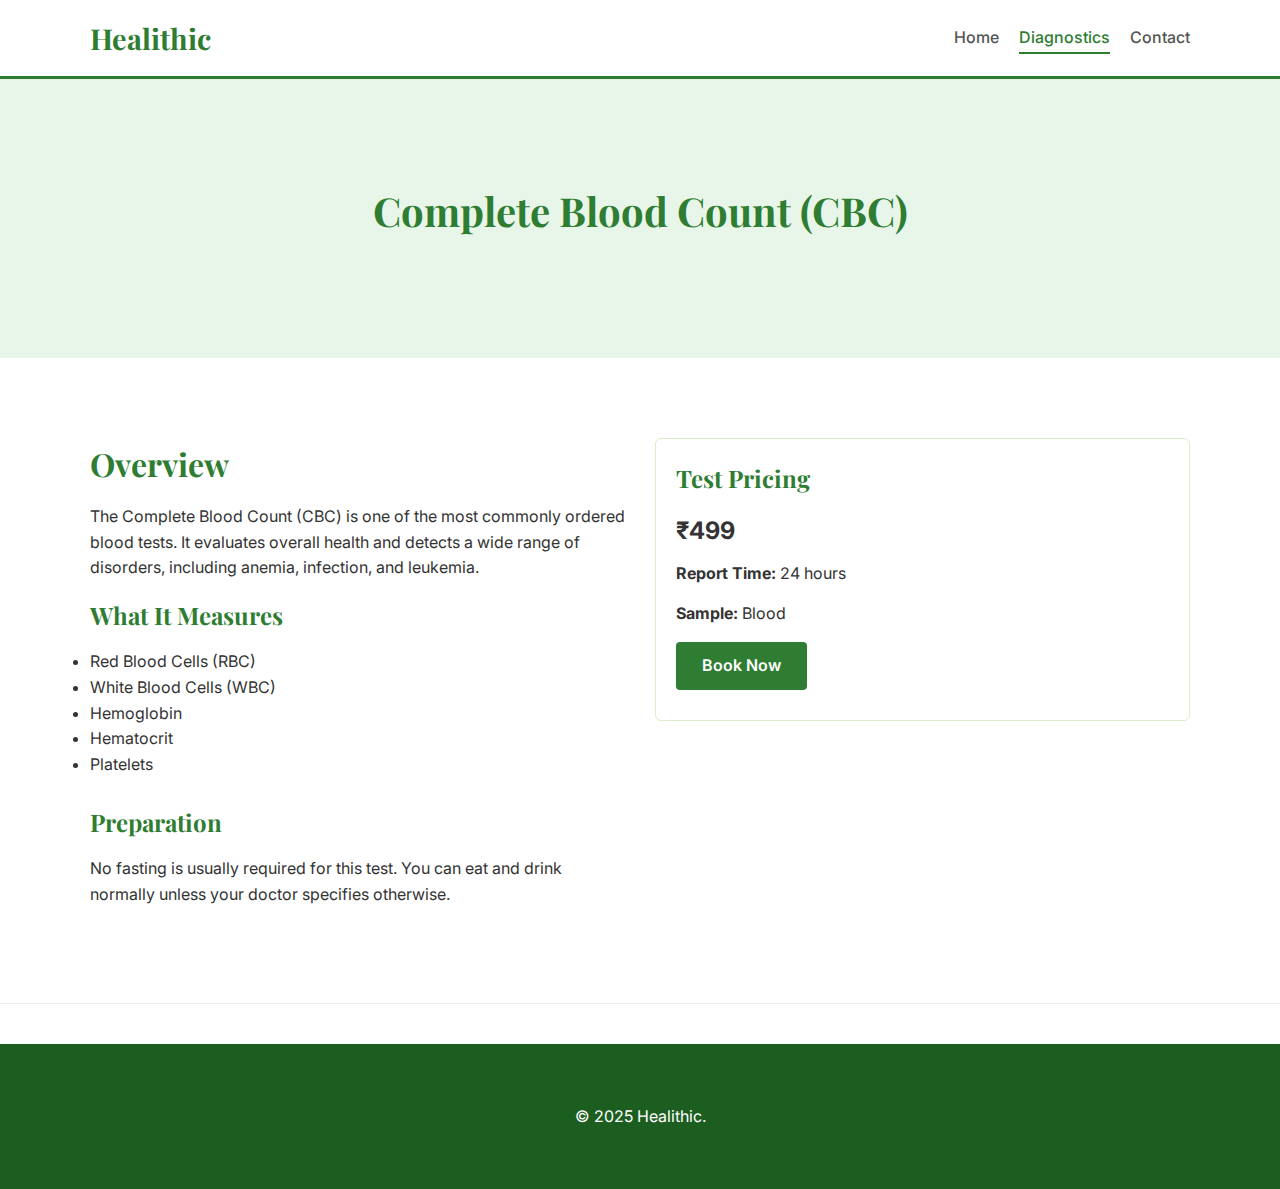
<file: test-details.html>
<!DOCTYPE html>
<html lang="en">
<head>
    <meta charset="UTF-8">
    <meta name="viewport" content="width=1100">
    <title>CBC - Test Details</title>
    <link href="https://fonts.googleapis.com/css2?family=Playfair+Display:wght@600&family=Inter:wght@400;600&display=swap" rel="stylesheet">
    <link rel="stylesheet" href="style.css">
</head>
<body>

    <nav class="navbar">
        <div class="nav-container">
            <a href="index.html" class="logo">Healithic</a>
            <ul class="nav-menu">
                <li><a href="index.html" class="nav-link">Home</a></li>
                <li><a href="diagnostics.html" class="nav-link active">Diagnostics</a></li>
                <li><a href="contact.html" class="nav-link">Contact</a></li>
            </ul>
        </div>
    </nav>

    <header class="hero">
        <div class="container">
            <h1>Complete Blood Count (CBC)</h1>
        </div>
    </header>

    <section class="section">
        <div class="container">
            <div class="grid grid-2">
                <div>
                    <h2>Overview</h2>
                    <p>The Complete Blood Count (CBC) is one of the most commonly ordered blood tests. It evaluates overall health and detects a wide range of disorders, including anemia, infection, and leukemia.</p>
                    
                    <h3>What It Measures</h3>
                    <ul>
                        <li>Red Blood Cells (RBC)</li>
                        <li>White Blood Cells (WBC)</li>
                        <li>Hemoglobin</li>
                        <li>Hematocrit</li>
                        <li>Platelets</li>
                    </ul>
                    <br>
                    <h3>Preparation</h3>
                    <p>No fasting is usually required for this test. You can eat and drink normally unless your doctor specifies otherwise.</p>
                </div>
                
                <div>
                    <div class="card">
                        <h3>Test Pricing</h3>
                        <div class="price">₹499</div>
                        <p><strong>Report Time:</strong> 24 hours</p>
                        <p><strong>Sample:</strong> Blood</p>
                        <a href="contact.html" class="btn btn-primary">Book Now</a>
                    </div>
                </div>
            </div>
        </div>
    </section>

    <footer class="footer">
        <div class="container text-center">
            &copy; 2025 Healithic.
        </div>
    </footer>

</body>
</html>
</file>
<file: style.css>
* {
    margin: 0;
    padding: 0;
    box-sizing: border-box;
}

body {
    font-family: 'Inter', sans-serif;
    color: #333333;
    line-height: 1.6;
    background-color: #ffffff;
    min-width: 1100px; 
}

h1, h2, h3, h4 {
    font-family: 'Playfair Display', serif;
    color: #2E7D32; 
    margin-bottom: 15px;
}

h1 { font-size: 2.5rem; }
h2 { font-size: 2rem; }
h3 { font-size: 1.5rem; }
p { margin-bottom: 15px; }

a { text-decoration: none; color: inherit; }
img { max-width: 100%; display: block; }

.container {
    width: 1100px;
    margin: 0 auto;
    padding: 20px 0;
}

.section {
    padding: 60px 0;
    border-bottom: 1px solid #eeeeee;
}

.bg-light {
    background-color: #F1F8E9; 
}

.text-center { text-align: center; }

.navbar {
    background-color: #ffffff;
    border-bottom: 3px solid #2E7D32; 
    padding: 15px 0;
}

.nav-container {
    width: 1100px;
    margin: 0 auto;
    display: flex;
    justify-content: space-between;
    align-items: center;
}

.logo {
    font-size: 1.8rem;
    font-weight: bold;
    font-family: 'Playfair Display', serif;
    color: #2E7D32;
}

.nav-menu {
    list-style: none;
    display: flex;
    gap: 20px;
}

.nav-link {
    font-weight: 500;
    color: #555;
    padding: 5px 0;
}

.nav-link:hover, .nav-link.active {
    color: #2E7D32;
    border-bottom: 2px solid #2E7D32;
}

/* --- 4. Buttons --- */
.btn {
    display: inline-block;
    padding: 10px 25px;
    border-radius: 4px;
    font-weight: 600;
    cursor: pointer;
    margin-right: 10px;
    margin-bottom: 10px;
    border: 1px solid transparent;
}

.btn-primary {
    background-color: #2E7D32;
    color: white;
}

.btn-primary:hover {
    background-color: #1B5E20; /* Darker Green */
}

.btn-outline {
    background-color: transparent;
    border: 1px solid #2E7D32;
    color: #2E7D32;
}

.btn-outline:hover {
    background-color: #E8F5E9; /* Light Green background */
}

/* --- 5. Hero Section --- */
.hero {
    background-color: #E8F5E9; /* Light Green Background */
    padding: 80px 0;
    text-align: center;
}

/* --- 6. Grid System --- */
.grid {
    display: grid;
    gap: 30px;
}

.grid-2 { grid-template-columns: repeat(2, 1fr); }
.grid-3 { grid-template-columns: repeat(3, 1fr); }
.grid-4 { grid-template-columns: repeat(4, 1fr); }

/* --- 7. Cards --- */
.card, .test-card, .package-card, .blog-card {
    background: white;
    border: 1px solid #dcedc8; /* Subtle green border */
    border-radius: 6px;
    padding: 20px;
}

.card-title, .test-card-title {
    color: #1B5E20;
    font-weight: bold;
    margin-bottom: 10px;
    font-size: 1.2rem;
}

.price {
    font-size: 1.5rem;
    color: #333;
    font-weight: bold;
    margin: 10px 0;
}

.price span {
    font-size: 1rem;
    color: #999;
    text-decoration: line-through;
    font-weight: normal;
}

/* --- 8. Forms --- */
.form-group { margin-bottom: 20px; }
.form-label { display: block; margin-bottom: 5px; font-weight: bold; }
.form-input, .form-textarea {
    width: 100%;
    padding: 10px;
    border: 1px solid #ccc;
    border-radius: 4px;
    font-family: inherit;
}

.form-input:focus, .form-textarea:focus {
    outline: none;
    border-color: #2E7D32;
}

/* --- 9. Footer --- */
.footer {
    background-color: #1B5E20; /* Dark Green */
    color: #fff;
    padding: 40px 0;
    margin-top: 40px;
}

.footer h4 { color: #fff; }
.footer ul { list-style: none; }
.footer a { color: #dcedc8; }
.footer a:hover { color: #fff; text-decoration: underline; }
</file>
<file: assets/css/style.css>
/* ============================================
   HEALITHIC - Master Stylesheet
   Premium Health & Wellness Website
   ============================================ */

/* ========== CSS Variables ========== */
:root {
  --soft-teal: #A9D9D0;
  --pastel-blue: #D6EAF8;
  --warm-gray: #F6F6F6;
  --navy: #0A2342;
  --mint: #7EE8C2;
  --white: #FFFFFF;
  --text-dark: #2C3E50;
  --text-light: #7F8C8D;
  --shadow: 0 4px 6px rgba(0, 0, 0, 0.1);
  --shadow-lg: 0 10px 30px rgba(0, 0, 0, 0.15);
  --transition: all 0.3s ease;
  --border-radius: 16px;
  --border-radius-lg: 24px;
}

/* ========== Reset & Base Styles ========== */
* {
  margin: 0;
  padding: 0;
  box-sizing: border-box;
}

html {
  scroll-behavior: smooth;
}

body {
  font-family: 'Inter', 'Lato', 'Open Sans', sans-serif;
  color: var(--text-dark);
  line-height: 1.6;
  background-color: var(--white);
}

h1, h2, h3, h4, h5, h6 {
  font-family: 'Playfair Display', serif;
  font-weight: 600;
  line-height: 1.2;
  margin-bottom: 1rem;
  color: var(--navy);
}

h1 { font-size: 3rem; }
h2 { font-size: 2.5rem; }
h3 { font-size: 2rem; }
h4 { font-size: 1.5rem; }
h5 { font-size: 1.25rem; }
h6 { font-size: 1rem; }

p {
  margin-bottom: 1rem;
  color: var(--text-light);
}

a {
  text-decoration: none;
  color: inherit;
  transition: var(--transition);
}

img {
  max-width: 100%;
  height: auto;
  display: block;
}

/* ========== Container ========== */
.container {
  width: 100%;
  max-width: 1200px;
  margin: 0 auto;
  padding: 0 20px;
}

/* ========== Navigation Bar ========== */
.navbar {
  background-color: var(--white);
  box-shadow: var(--shadow);
  position: sticky;
  top: 0;
  z-index: 1000;
  padding: 1rem 0;
}

.nav-container {
  display: flex;
  justify-content: space-between;
  align-items: center;
  max-width: 1200px;
  margin: 0 auto;
  padding: 0 20px;
}

.logo {
  font-family: 'Playfair Display', serif;
  font-size: 1.8rem;
  font-weight: 700;
  color: var(--navy);
  display: flex;
  align-items: center;
  gap: 0.5rem;
}

.logo::before {
  content: "🌿";
  font-size: 2rem;
}

.nav-menu {
  display: flex;
  list-style: none;
  gap: 2rem;
  align-items: center;
}

.nav-link {
  color: var(--text-dark);
  font-weight: 500;
  padding: 0.5rem 0;
  position: relative;
}

.nav-link::after {
  content: '';
  position: absolute;
  bottom: 0;
  left: 0;
  width: 0;
  height: 2px;
  background-color: var(--soft-teal);
  transition: var(--transition);
}

.nav-link:hover::after,
.nav-link.active::after {
  width: 100%;
}

.nav-link:hover {
  color: var(--navy);
}

.mobile-menu-toggle {
  display: none;
}

.mobile-menu-toggle[type="checkbox"] {
  display: none;
}

.mobile-menu-toggle + label {
  display: none;
  flex-direction: column;
  cursor: pointer;
  gap: 5px;
}

.mobile-menu-toggle + label span {
  width: 25px;
  height: 3px;
  background-color: var(--navy);
  transition: var(--transition);
  border-radius: 2px;
}

/* ========== Buttons ========== */
.btn {
  display: inline-block;
  padding: 12px 32px;
  border-radius: var(--border-radius);
  font-weight: 600;
  text-align: center;
  cursor: pointer;
  transition: var(--transition);
  border: none;
  font-size: 1rem;
}

.btn-primary {
  background-color: var(--soft-teal);
  color: var(--navy);
}

.btn-primary:hover {
  background-color: var(--mint);
  transform: translateY(-2px);
  box-shadow: var(--shadow-lg);
}

.btn-outline {
  background-color: transparent;
  color: var(--navy);
  border: 2px solid var(--soft-teal);
}

.btn-outline:hover {
  background-color: var(--soft-teal);
  color: var(--navy);
  transform: translateY(-2px);
}

/* ========== Hero Section ========== */
.hero {
  background: linear-gradient(135deg, var(--pastel-blue) 0%, var(--soft-teal) 100%);
  padding: 100px 0;
  text-align: center;
  position: relative;
  overflow: hidden;
}

.hero::before {
  content: '';
  position: absolute;
  top: -50%;
  right: -50%;
  width: 200%;
  height: 200%;
  background: radial-gradient(circle, rgba(255,255,255,0.1) 0%, transparent 70%);
  animation: pulse 20s infinite;
}

@keyframes pulse {
  0%, 100% { transform: scale(1); opacity: 0.5; }
  50% { transform: scale(1.1); opacity: 0.8; }
}

.hero-content {
  position: relative;
  z-index: 1;
}

.hero h1 {
  font-size: 3.5rem;
  margin-bottom: 1.5rem;
  color: var(--navy);
}

.hero p {
  font-size: 1.25rem;
  margin-bottom: 2rem;
  color: var(--text-dark);
  max-width: 600px;
  margin-left: auto;
  margin-right: auto;
}

.hero-buttons {
  display: flex;
  gap: 1rem;
  justify-content: center;
  flex-wrap: wrap;
}

/* ========== Section Styles ========== */
.section {
  padding: 80px 0;
}

.section-title {
  text-align: center;
  margin-bottom: 3rem;
}

.section-title h2 {
  font-size: 2.5rem;
  margin-bottom: 1rem;
}

.section-title p {
  font-size: 1.1rem;
  max-width: 600px;
  margin: 0 auto;
}

/* ========== Grid System ========== */
.grid {
  display: grid;
  gap: 2rem;
}

.grid-2 { grid-template-columns: repeat(2, 1fr); }
.grid-3 { grid-template-columns: repeat(3, 1fr); }
.grid-4 { grid-template-columns: repeat(4, 1fr); }

/* ========== Card Component ========== */
.card {
  background-color: var(--white);
  border-radius: var(--border-radius);
  padding: 2rem;
  box-shadow: var(--shadow);
  transition: var(--transition);
  height: 100%;
  display: flex;
  flex-direction: column;
}

.card:hover {
  transform: translateY(-8px);
  box-shadow: var(--shadow-lg);
}

.card-icon {
  font-size: 3rem;
  margin-bottom: 1rem;
}

.card-title {
  font-size: 1.5rem;
  margin-bottom: 1rem;
  color: var(--navy);
}

.card-content {
  flex-grow: 1;
  margin-bottom: 1.5rem;
}

/* ========== Test Card ========== */
.test-card {
  background-color: var(--white);
  border-radius: var(--border-radius);
  padding: 1.5rem;
  box-shadow: var(--shadow);
  transition: var(--transition);
  border: 2px solid transparent;
}

.test-card:hover {
  transform: translateY(-5px);
  box-shadow: var(--shadow-lg);
  border-color: var(--soft-teal);
}

.test-card-title {
  font-size: 1.25rem;
  margin-bottom: 0.5rem;
  color: var(--navy);
}

.test-card-price {
  font-size: 1.5rem;
  font-weight: 700;
  color: var(--soft-teal);
  margin: 1rem 0;
}

.test-card-desc {
  font-size: 0.9rem;
  color: var(--text-light);
  margin-bottom: 1rem;
}

/* ========== Package Card ========== */
.package-card {
  background: linear-gradient(135deg, var(--white) 0%, var(--warm-gray) 100%);
  border-radius: var(--border-radius-lg);
  padding: 2.5rem;
  box-shadow: var(--shadow);
  transition: var(--transition);
  position: relative;
  overflow: hidden;
}

.package-card::before {
  content: '';
  position: absolute;
  top: 0;
  left: 0;
  width: 100%;
  height: 5px;
  background: linear-gradient(90deg, var(--soft-teal), var(--mint));
}

.package-card:hover {
  transform: translateY(-10px);
  box-shadow: var(--shadow-lg);
}

.package-badge {
  display: inline-block;
  background-color: var(--mint);
  color: var(--navy);
  padding: 0.5rem 1rem;
  border-radius: 20px;
  font-size: 0.85rem;
  font-weight: 600;
  margin-bottom: 1rem;
}

.package-price {
  font-size: 2.5rem;
  font-weight: 700;
  color: var(--navy);
  margin: 1rem 0;
}

.package-price span {
  font-size: 1rem;
  color: var(--text-light);
}

.package-features {
  list-style: none;
  margin: 1.5rem 0;
}

.package-features li {
  padding: 0.5rem 0;
  padding-left: 1.5rem;
  position: relative;
  color: var(--text-dark);
}

.package-features li::before {
  content: '✓';
  position: absolute;
  left: 0;
  color: var(--soft-teal);
  font-weight: bold;
}

/* ========== Blog Card ========== */
.blog-card {
  background-color: var(--white);
  border-radius: var(--border-radius);
  overflow: hidden;
  box-shadow: var(--shadow);
  transition: var(--transition);
  display: flex;
  flex-direction: column;
}

.blog-card:hover {
  transform: translateY(-8px);
  box-shadow: var(--shadow-lg);
}

.blog-card-image {
  width: 100%;
  height: 200px;
  background: linear-gradient(135deg, var(--pastel-blue), var(--soft-teal));
  display: flex;
  align-items: center;
  justify-content: center;
  font-size: 3rem;
}

.blog-card-content {
  padding: 1.5rem;
  flex-grow: 1;
  display: flex;
  flex-direction: column;
}

.blog-card-date {
  font-size: 0.85rem;
  color: var(--text-light);
  margin-bottom: 0.5rem;
}

.blog-card-title {
  font-size: 1.25rem;
  margin-bottom: 0.75rem;
  color: var(--navy);
}

.blog-card-excerpt {
  font-size: 0.95rem;
  color: var(--text-light);
  margin-bottom: 1rem;
  flex-grow: 1;
}

.blog-card-link {
  color: var(--soft-teal);
  font-weight: 600;
  display: inline-flex;
  align-items: center;
  gap: 0.5rem;
}

.blog-card-link:hover {
  color: var(--mint);
  gap: 1rem;
}

/* ========== Search Bar ========== */
.search-bar {
  max-width: 600px;
  margin: 2rem auto;
  position: relative;
}

.search-input {
  width: 100%;
  padding: 1rem 1rem 1rem 3rem;
  border: 2px solid var(--warm-gray);
  border-radius: var(--border-radius);
  font-size: 1rem;
  transition: var(--transition);
}

.search-input:focus {
  outline: none;
  border-color: var(--soft-teal);
  box-shadow: 0 0 0 3px rgba(169, 217, 208, 0.1);
}

.search-icon {
  position: absolute;
  left: 1rem;
  top: 50%;
  transform: translateY(-50%);
  color: var(--text-light);
  font-size: 1.2rem;
}

/* ========== Filters ========== */
.filters {
  display: flex;
  gap: 1rem;
  flex-wrap: wrap;
  margin-bottom: 2rem;
  justify-content: center;
}

.filter-btn {
  padding: 0.75rem 1.5rem;
  background-color: var(--white);
  border: 2px solid var(--warm-gray);
  border-radius: var(--border-radius);
  cursor: pointer;
  transition: var(--transition);
  font-weight: 500;
}

.filter-btn:hover,
.filter-btn.active {
  background-color: var(--soft-teal);
  border-color: var(--soft-teal);
  color: var(--navy);
}

/* ========== Accordion (FAQ) ========== */
.accordion {
  max-width: 800px;
  margin: 0 auto;
}

.accordion-item {
  background-color: var(--white);
  border-radius: var(--border-radius);
  margin-bottom: 1rem;
  box-shadow: var(--shadow);
  overflow: hidden;
}

.accordion-input {
  display: none;
}

.accordion-label {
  display: block;
  padding: 1.5rem;
  cursor: pointer;
  font-weight: 600;
  color: var(--navy);
  position: relative;
  transition: var(--transition);
}

.accordion-label::after {
  content: '+';
  position: absolute;
  right: 1.5rem;
  top: 50%;
  transform: translateY(-50%);
  font-size: 1.5rem;
  color: var(--soft-teal);
  transition: var(--transition);
}

.accordion-input:checked + .accordion-label {
  background-color: var(--warm-gray);
}

.accordion-input:checked + .accordion-label::after {
  content: '−';
  transform: translateY(-50%) rotate(0deg);
}

.accordion-content {
  max-height: 0;
  overflow: hidden;
  transition: max-height 0.3s ease;
}

.accordion-input:checked ~ .accordion-content {
  max-height: 1000px;
}

.accordion-text {
  padding: 0 1.5rem 1.5rem 1.5rem;
  color: var(--text-light);
  line-height: 1.8;
}

/* ========== Contact Form ========== */
.contact-form {
  max-width: 600px;
  margin: 0 auto;
}

.form-group {
  margin-bottom: 1.5rem;
}

.form-label {
  display: block;
  margin-bottom: 0.5rem;
  font-weight: 600;
  color: var(--navy);
}

.form-input,
.form-textarea {
  width: 100%;
  padding: 1rem;
  border: 2px solid var(--warm-gray);
  border-radius: var(--border-radius);
  font-size: 1rem;
  font-family: inherit;
  transition: var(--transition);
}

.form-input:focus,
.form-textarea:focus {
  outline: none;
  border-color: var(--soft-teal);
  box-shadow: 0 0 0 3px rgba(169, 217, 208, 0.1);
}

.form-textarea {
  resize: vertical;
  min-height: 150px;
}

/* ========== Trust Indicators ========== */
.trust-indicators {
  display: flex;
  justify-content: center;
  gap: 3rem;
  flex-wrap: wrap;
  padding: 3rem 0;
  background-color: var(--warm-gray);
}

.trust-item {
  text-align: center;
}

.trust-number {
  font-size: 2.5rem;
  font-weight: 700;
  color: var(--soft-teal);
  display: block;
}

.trust-label {
  font-size: 0.9rem;
  color: var(--text-light);
  margin-top: 0.5rem;
}

/* ========== Step Flow ========== */
.steps {
  display: grid;
  grid-template-columns: repeat(4, 1fr);
  gap: 2rem;
  margin-top: 3rem;
}

.step {
  text-align: center;
  position: relative;
}

.step::after {
  content: '→';
  position: absolute;
  right: -1.5rem;
  top: 3rem;
  font-size: 2rem;
  color: var(--soft-teal);
}

.step:last-child::after {
  display: none;
}

.step-number {
  width: 60px;
  height: 60px;
  background: linear-gradient(135deg, var(--soft-teal), var(--mint));
  border-radius: 50%;
  display: flex;
  align-items: center;
  justify-content: center;
  font-size: 1.5rem;
  font-weight: 700;
  color: var(--navy);
  margin: 0 auto 1rem;
}

.step-title {
  font-size: 1.25rem;
  margin-bottom: 0.5rem;
  color: var(--navy);
}

.step-desc {
  font-size: 0.95rem;
  color: var(--text-light);
}

/* ========== Footer ========== */
.footer {
  background-color: var(--navy);
  color: var(--white);
  padding: 3rem 0 1rem;
}

.footer-content {
  display: grid;
  grid-template-columns: repeat(4, 1fr);
  gap: 2rem;
  margin-bottom: 2rem;
}

.footer-section h4 {
  color: var(--white);
  margin-bottom: 1rem;
}

.footer-section ul {
  list-style: none;
}

.footer-section ul li {
  margin-bottom: 0.5rem;
}

.footer-section a {
  color: var(--pastel-blue);
  transition: var(--transition);
}

.footer-section a:hover {
  color: var(--mint);
  padding-left: 5px;
}

.footer-bottom {
  text-align: center;
  padding-top: 2rem;
  border-top: 1px solid rgba(255, 255, 255, 0.1);
  color: var(--pastel-blue);
}

/* ========== Map Placeholder ========== */
.map-placeholder {
  width: 100%;
  height: 400px;
  background: linear-gradient(135deg, var(--pastel-blue), var(--soft-teal));
  border-radius: var(--border-radius);
  display: flex;
  align-items: center;
  justify-content: center;
  color: var(--navy);
  font-size: 1.2rem;
  margin-top: 2rem;
}

/* ========== Contact Info ========== */
.contact-info {
  display: grid;
  grid-template-columns: repeat(3, 1fr);
  gap: 2rem;
  margin-bottom: 3rem;
}

.contact-item {
  text-align: center;
  padding: 2rem;
  background-color: var(--warm-gray);
  border-radius: var(--border-radius);
}

.contact-icon {
  font-size: 2.5rem;
  margin-bottom: 1rem;
}

.contact-item h4 {
  margin-bottom: 0.5rem;
}

/* ========== Responsive Design ========== */
@media (max-width: 1200px) {
  .container {
    max-width: 992px;
  }
  
  .grid-4 {
    grid-template-columns: repeat(3, 1fr);
  }
  
  .steps {
    grid-template-columns: repeat(2, 1fr);
  }
  
  .step::after {
    display: none;
  }
}

@media (max-width: 992px) {
  .nav-menu {
    position: fixed;
    left: -100%;
    top: 70px;
    flex-direction: column;
    background-color: var(--white);
    width: 100%;
    text-align: center;
    transition: var(--transition);
    box-shadow: var(--shadow-lg);
    padding: 2rem 0;
    gap: 0;
  }
  
  .nav-menu.active {
    left: 0;
  }
  
  .nav-link {
    padding: 1rem;
    width: 100%;
  }
  
  .mobile-menu-toggle + label {
    display: flex;
  }
  
  .mobile-menu-toggle:checked + label span:nth-child(1) {
    transform: rotate(45deg) translate(8px, 8px);
  }
  
  .mobile-menu-toggle:checked + label span:nth-child(2) {
    opacity: 0;
  }
  
  .mobile-menu-toggle:checked + label span:nth-child(3) {
    transform: rotate(-45deg) translate(7px, -7px);
  }
  
  .grid-3,
  .grid-4 {
    grid-template-columns: repeat(2, 1fr);
  }
  
  .footer-content {
    grid-template-columns: repeat(2, 1fr);
  }
  
  .contact-info {
    grid-template-columns: repeat(2, 1fr);
  }
  
  h1 { font-size: 2.5rem; }
  h2 { font-size: 2rem; }
  .hero h1 { font-size: 2.5rem; }
}

@media (max-width: 768px) {
  .section {
    padding: 60px 0;
  }
  
  .grid-2,
  .grid-3,
  .grid-4 {
    grid-template-columns: 1fr;
  }
  
  .hero {
    padding: 60px 0;
  }
  
  .hero h1 {
    font-size: 2rem;
  }
  
  .hero p {
    font-size: 1rem;
  }
  
  .hero-buttons {
    flex-direction: column;
    align-items: stretch;
  }
  
  .hero-buttons .btn {
    width: 100%;
  }
  
  .steps {
    grid-template-columns: 1fr;
  }
  
  .footer-content {
    grid-template-columns: 1fr;
  }
  
  .contact-info {
    grid-template-columns: 1fr;
  }
  
  .trust-indicators {
    gap: 2rem;
  }
  
  .package-price {
    font-size: 2rem;
  }
}

@media (max-width: 576px) {
  .container {
    padding: 0 15px;
  }
  
  h1 { font-size: 2rem; }
  h2 { font-size: 1.75rem; }
  h3 { font-size: 1.5rem; }
  
  .section-title h2 {
    font-size: 1.75rem;
  }
  
  .card {
    padding: 1.5rem;
  }
  
  .package-card {
    padding: 1.5rem;
  }
}
</file>
